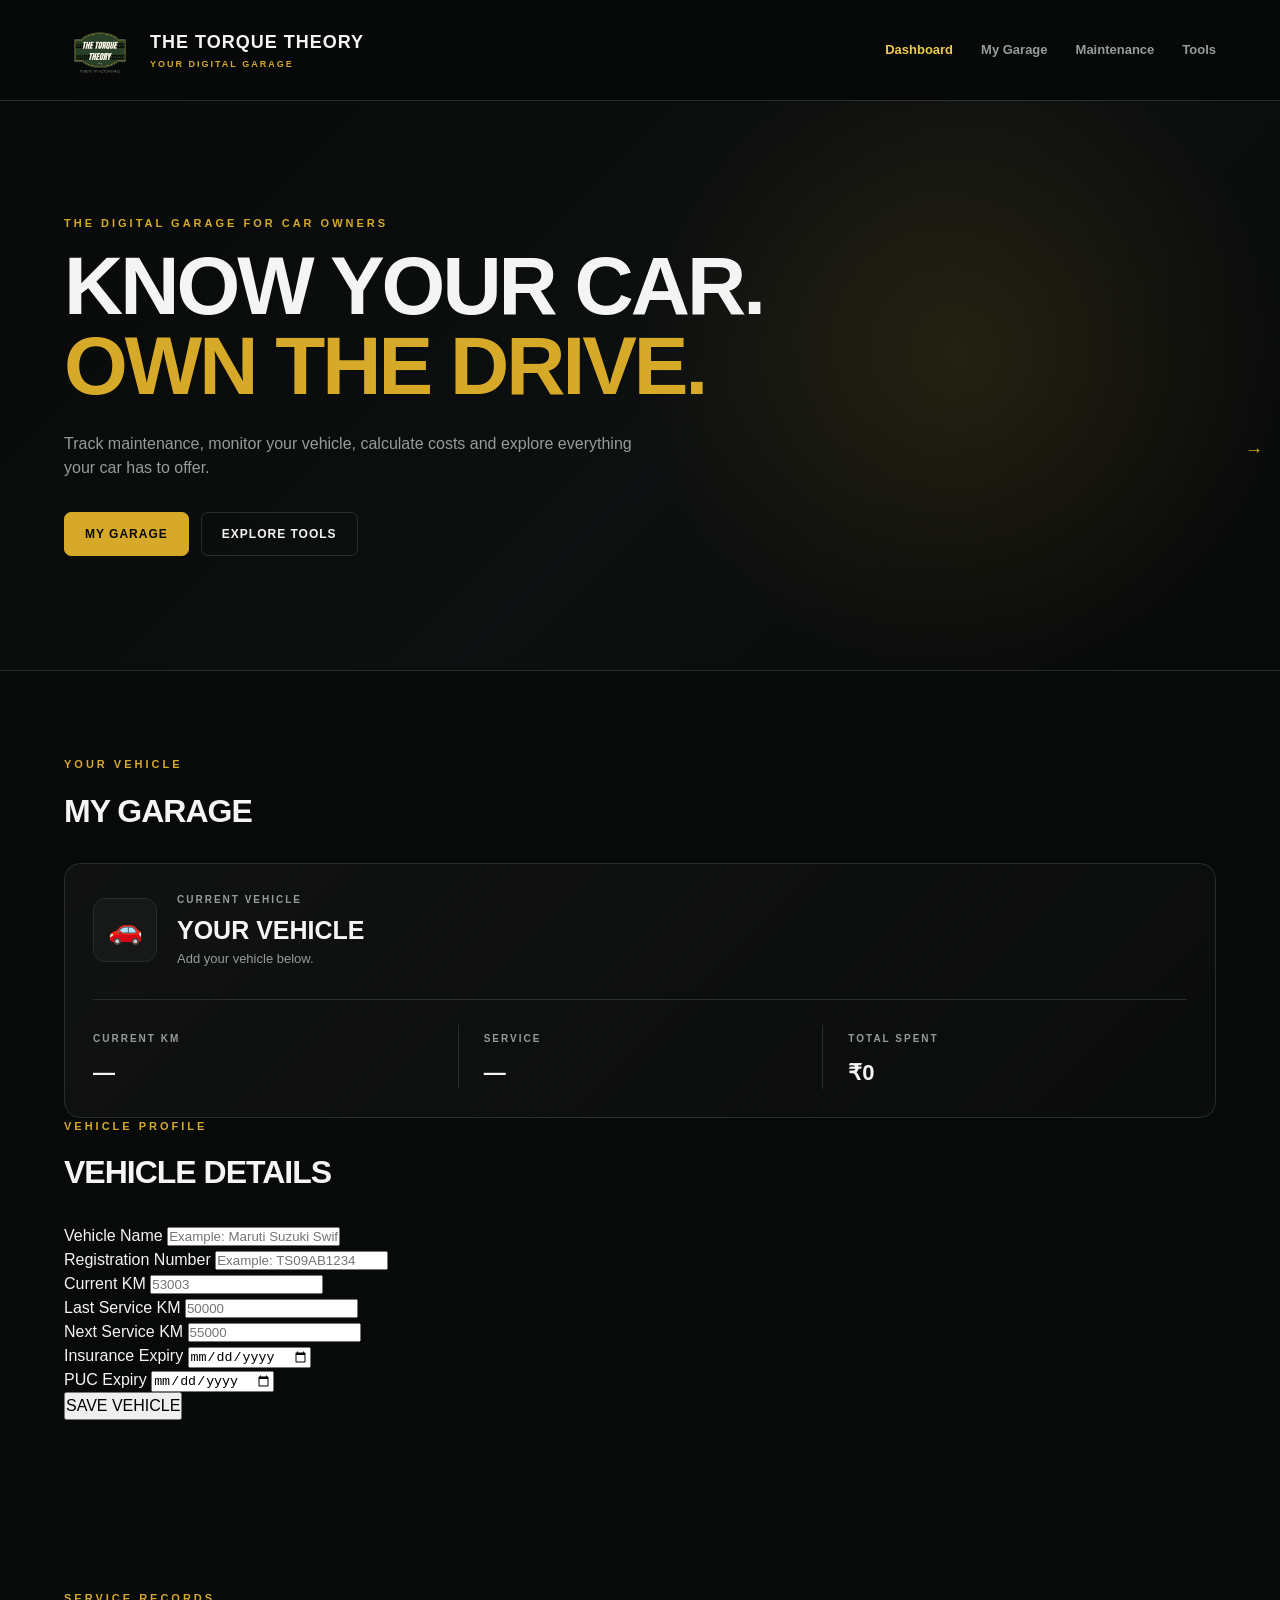
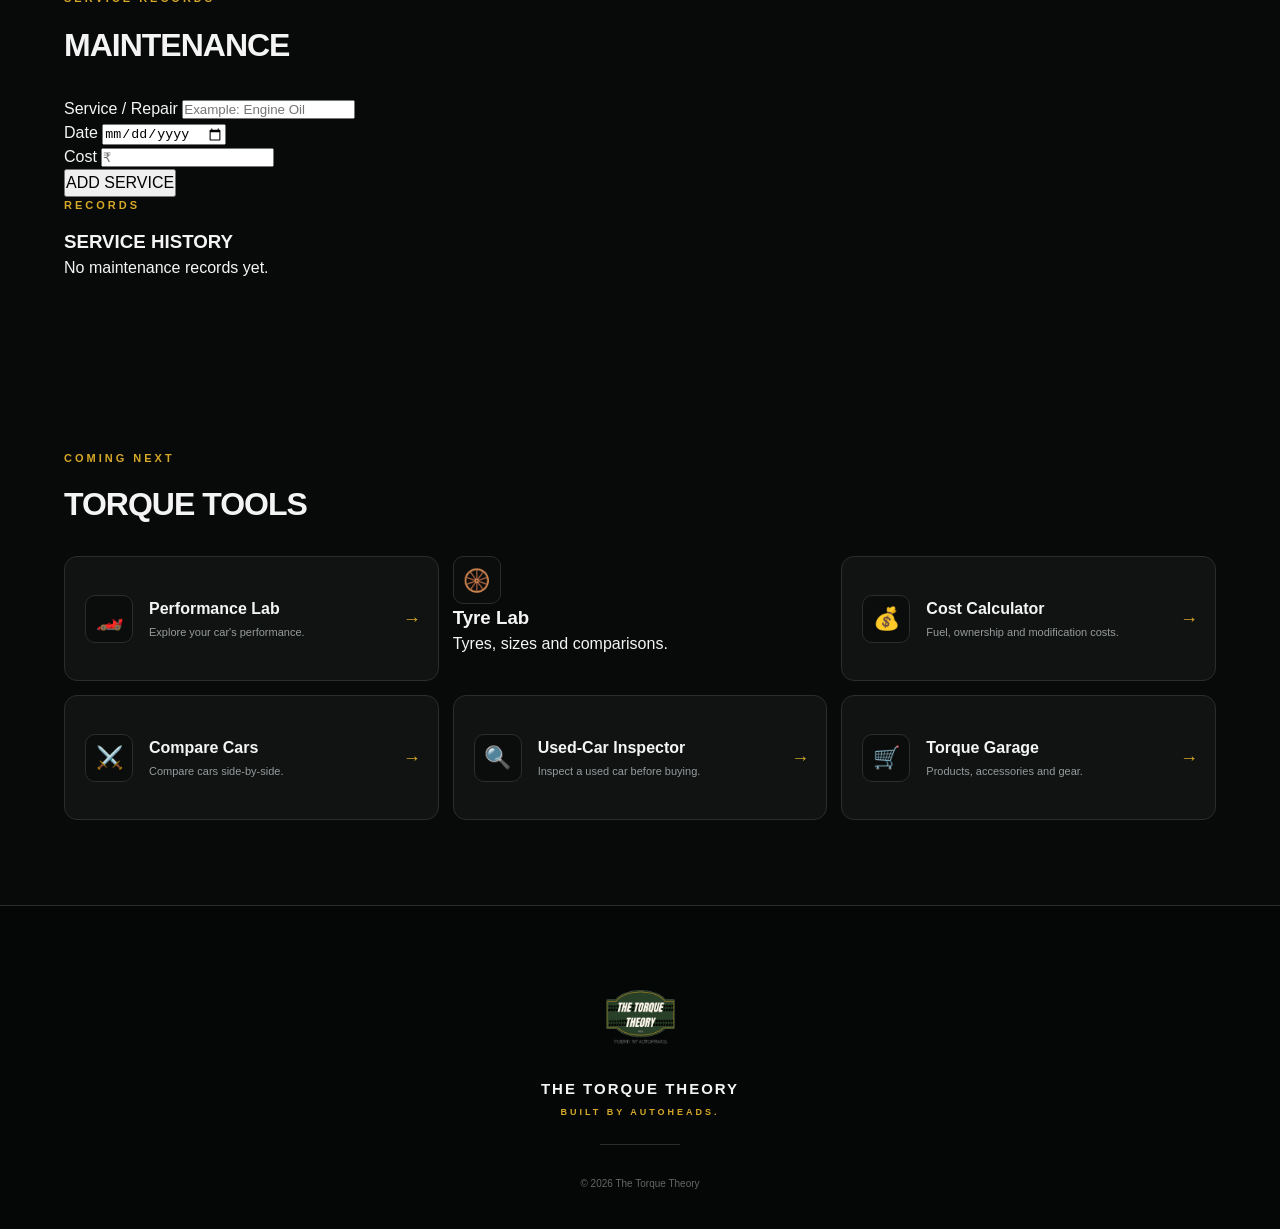
<file: index.html>
<!DOCTYPE html>
<html lang="en">
<head>
    <meta charset="UTF-8">
    <meta name="viewport" content="width=device-width, initial-scale=1.0">

    <title>THE TORQUE THEORY | Digital Garage</title>

    <link rel="stylesheet" href="style.css">
</head>

<body>

<header class="topbar">

    <div class="brand">
        <img src="torque-theory-logo.png" alt="Torque Theory Logo">

        <div>
            <h1>THE TORQUE THEORY</h1>
            <span>YOUR DIGITAL GARAGE</span>
        </div>
    </div>

    <button class="menu-btn" onclick="toggleMenu()">☰</button>

    <nav id="mainNav">
        <a href="#dashboard" class="active">Dashboard</a>
        <a href="#garage">My Garage</a>
        <a href="#maintenance">Maintenance</a>
        <a href="#tools">Tools</a>
    </nav>

</header>


<main>

<!-- ================= DASHBOARD ================= -->

<section id="dashboard" class="hero">

    <div class="hero-content">

        <p class="eyebrow">
            THE DIGITAL GARAGE FOR CAR OWNERS
        </p>

        <h2>
            KNOW YOUR CAR.<br>
            <span>OWN THE DRIVE.</span>
        </h2>

        <p class="hero-text">
            Track maintenance, monitor your vehicle,
            calculate costs and explore everything
            your car has to offer.
        </p>

        <div class="hero-buttons">

            <button onclick="scrollToSection('garage')">
                MY GARAGE
            </button>

            <button
                class="secondary-btn"
                onclick="scrollToSection('tools')">
                EXPLORE TOOLS
            </button>

        </div>

    </div>

</section>


<!-- ================= MY GARAGE ================= -->

<section id="garage" class="section">

    <div class="section-heading">

        <div>
            <p class="eyebrow">YOUR VEHICLE</p>
            <h2>MY GARAGE</h2>
        </div>

    </div>


    <!-- DASHBOARD VEHICLE CARD -->

    <div class="vehicle-card">

        <div class="vehicle-info">

            <div class="vehicle-icon">
                🚗
            </div>

            <div>

                <p class="label">
                    CURRENT VEHICLE
                </p>

                <h3 id="dashboardVehicleName">
                    YOUR VEHICLE
                </h3>

                <p id="dashboardRegistration">
                    Add your vehicle below.
                </p>

            </div>

        </div>


        <div class="vehicle-stats">

            <div class="stat">

                <span>CURRENT KM</span>

                <strong id="dashboardCurrentKm">
                    —
                </strong>

            </div>


            <div class="stat">

                <span>SERVICE</span>

                <strong id="dashboardServiceStatus">
                    —
                </strong>

            </div>


            <div class="stat">

                <span>TOTAL SPENT</span>

                <strong id="dashboardTotalSpent">
                    ₹0
                </strong>

            </div>

        </div>

    </div>


    <!-- VEHICLE FORM -->

    <div class="garage-form">

        <div class="section-heading">

            <div>
                <p class="eyebrow">
                    VEHICLE PROFILE
                </p>

                <h2>VEHICLE DETAILS</h2>
            </div>

        </div>


        <div class="form-grid">

            <div class="form-group">

                <label for="vehicleName">
                    Vehicle Name
                </label>

                <input
                    type="text"
                    id="vehicleName"
                    placeholder="Example: Maruti Suzuki Swift">

            </div>


            <div class="form-group">

                <label for="registration">
                    Registration Number
                </label>

                <input
                    type="text"
                    id="registration"
                    placeholder="Example: TS09AB1234">

            </div>


            <div class="form-group">

                <label for="vehicleCurrentKm">
                    Current KM
                </label>

                <input
                    type="number"
                    id="vehicleCurrentKm"
                    placeholder="53003">

            </div>


            <div class="form-group">

                <label for="lastService">
                    Last Service KM
                </label>

                <input
                    type="number"
                    id="lastService"
                    placeholder="50000">

            </div>


            <div class="form-group">

                <label for="nextService">
                    Next Service KM
                </label>

                <input
                    type="number"
                    id="nextService"
                    placeholder="55000">

            </div>


            <div class="form-group">

                <label for="insurance">
                    Insurance Expiry
                </label>

                <input
                    type="date"
                    id="insurance">

            </div>


            <div class="form-group">

                <label for="puc">
                    PUC Expiry
                </label>

                <input
                    type="date"
                    id="puc">

            </div>

        </div>


        <button
            class="save-btn"
            onclick="saveVehicle()">

            SAVE VEHICLE

        </button>

    </div>

</section>


<!-- ================= MAINTENANCE ================= -->

<section id="maintenance" class="section">

    <div class="section-heading">

        <div>
            <p class="eyebrow">
                SERVICE RECORDS
            </p>

            <h2>MAINTENANCE</h2>
        </div>

    </div>


    <div class="maintenance-form">

        <div class="form-grid">

            <div class="form-group">

                <label for="serviceType">
                    Service / Repair
                </label>

                <input
                    type="text"
                    id="serviceType"
                    placeholder="Example: Engine Oil">

            </div>


            <div class="form-group">

                <label for="serviceDate">
                    Date
                </label>

                <input
                    type="date"
                    id="serviceDate">

            </div>


            <div class="form-group">

                <label for="serviceCost">
                    Cost
                </label>

                <input
                    type="number"
                    id="serviceCost"
                    placeholder="₹">

            </div>

        </div>


        <button
            class="save-btn"
            onclick="addService()">

            ADD SERVICE

        </button>

    </div>


    <div class="history-section">

        <p class="eyebrow">
            RECORDS
        </p>

        <h3>SERVICE HISTORY</h3>

        <div id="history">

            <div class="empty">
                No maintenance records yet.
            </div>

        </div>

    </div>

</section>


<!-- ================= TOOLS ================= -->

<section id="tools" class="section">

    <div class="section-heading">

        <div>

            <p class="eyebrow">
                COMING NEXT
            </p>

            <h2>TORQUE TOOLS</h2>

        </div>

    </div>


    <div class="tools-grid">

       <a href="pages/calculators.html" class="tool-card">

            <div class="tool-icon">
                🏎️
            </div>

            <div>
                <h3>Performance Lab</h3>
                <p>Explore your car's performance.</p>
            </div>

            <span class="arrow">→</span>

        </a>


        <a href="#" class="tool-<a href="pages/used-car-inspector.html" class="tool-card">

            <div class="tool-icon">
                🛞
            </div>

            <div>
                <h3>Tyre Lab</h3>
                <p>Tyres, sizes and comparisons.</p>
            </div>

            <span class="arrow">→</span>

        </a>


        <a href="pages/fuel-economy.html" class="tool-card">

            <div class="tool-icon">
                💰
            </div>

            <div>
                <h3>Cost Calculator</h3>
                <p>Fuel, ownership and modification costs.</p>
            </div>

            <span class="arrow">→</span>

        </a>


<a href="pages/car-comparison.html" class="tool-card">
    
            <div class="tool-icon">
                ⚔️
            </div>

            <div>
                <h3>Compare Cars</h3>
                <p>Compare cars side-by-side.</p>
            </div>

            <span class="arrow">→</span>

        </a>


        <a href="#" class="tool-card">

            <div class="tool-icon">
                🔍
            </div>

            <div>
                <h3>Used-Car Inspector</h3>
                <p>Inspect a used car before buying.</p>
            </div>

            <span class="arrow">→</span>

        </a>


        <a href="pages/products.html" class="tool-card">

            <div class="tool-icon">
                🛒
            </div>

            <div>
                <h3>Torque Garage</h3>
                <p>Products, accessories and gear.</p>
            </div>

            <span class="arrow">→</span>

        </a>

    </div>

</section>


<!-- ================= FOOTER ================= -->

<footer>

    <img
        src="torque-theory-logo.png"
        alt="Torque Theory">

    <h3>
        THE TORQUE THEORY
    </h3>

    <p>
        BUILT BY AUTOHEADS.
    </p>

    <div class="footer-line"></div>

    <small>
        © 2026 The Torque Theory
    </small>

</footer>

</main>


<script src="script.js"></script>

</body>
</html>
</file>
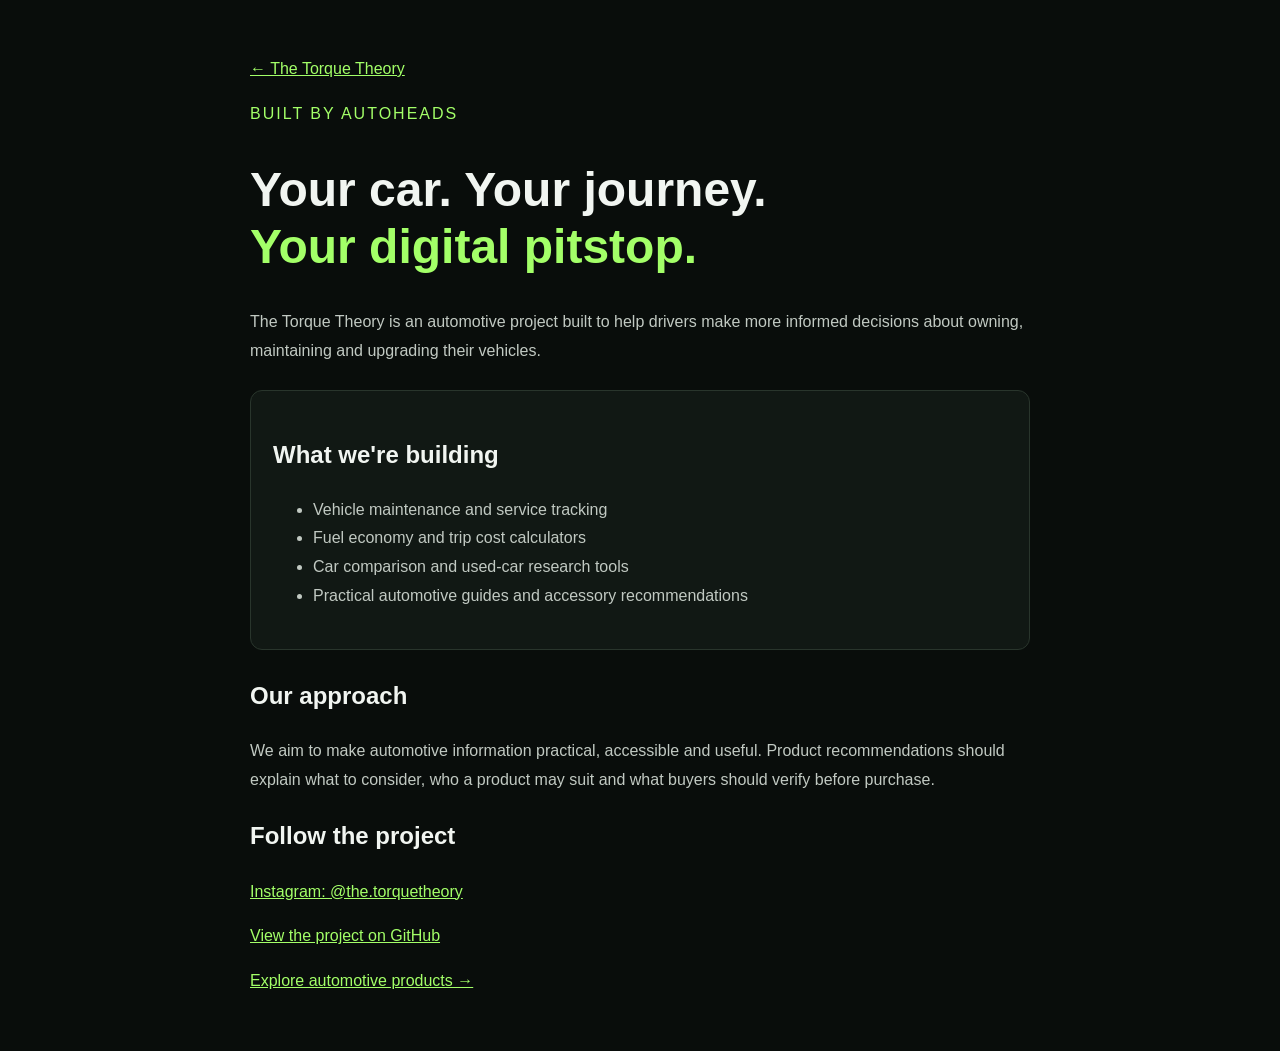
<file: pages/about.html>
<!DOCTYPE html>
<html lang="en">
<head>
  <meta charset="UTF-8">
  <meta name="viewport" content="width=device-width, initial-scale=1">
  <title>About | The Torque Theory</title>
  <meta name="description" content="Learn about The Torque Theory, an automotive platform for smarter car ownership.">
  <style>
    body{margin:0;background:#090d0b;color:#f1f5f1;font:16px/1.8 Arial,sans-serif}
    main{max-width:780px;width:90%;margin:55px auto}
    a{color:#a3ff68}
    h1{font-size:clamp(32px,6vw,48px);line-height:1.2}
    h1 span{color:#a3ff68}
    p,li{color:#c1c9c2}
    .panel{padding:22px;background:#111814;border:1px solid #29352c;border-radius:12px;margin:24px 0}
  </style>
</head>
<body>
<main>
  <p><a href="../index.html">← The Torque Theory</a></p>
  <p style="color:#a3ff68;letter-spacing:2px">BUILT BY AUTOHEADS</p>
  <h1>Your car. Your journey.<br><span>Your digital pitstop.</span></h1>

  <p>The Torque Theory is an automotive project built to help drivers make more informed decisions about owning, maintaining and upgrading their vehicles.</p>

  <div class="panel">
    <h2>What we're building</h2>
    <ul>
      <li>Vehicle maintenance and service tracking</li>
      <li>Fuel economy and trip cost calculators</li>
      <li>Car comparison and used-car research tools</li>
      <li>Practical automotive guides and accessory recommendations</li>
    </ul>
  </div>

  <h2>Our approach</h2>
  <p>We aim to make automotive information practical, accessible and useful. Product recommendations should explain what to consider, who a product may suit and what buyers should verify before purchase.</p>

  <h2>Follow the project</h2>
  <p><a href="https://www.instagram.com/the.torquetheory/">Instagram: @the.torquetheory</a></p>
  <p><a href="https://github.com/saquibrahman7/THE-TORQUE-THEORY">View the project on GitHub</a></p>

  <p><a href="products.html">Explore automotive products →</a></p>
</main>
</body>
</html>
</file>
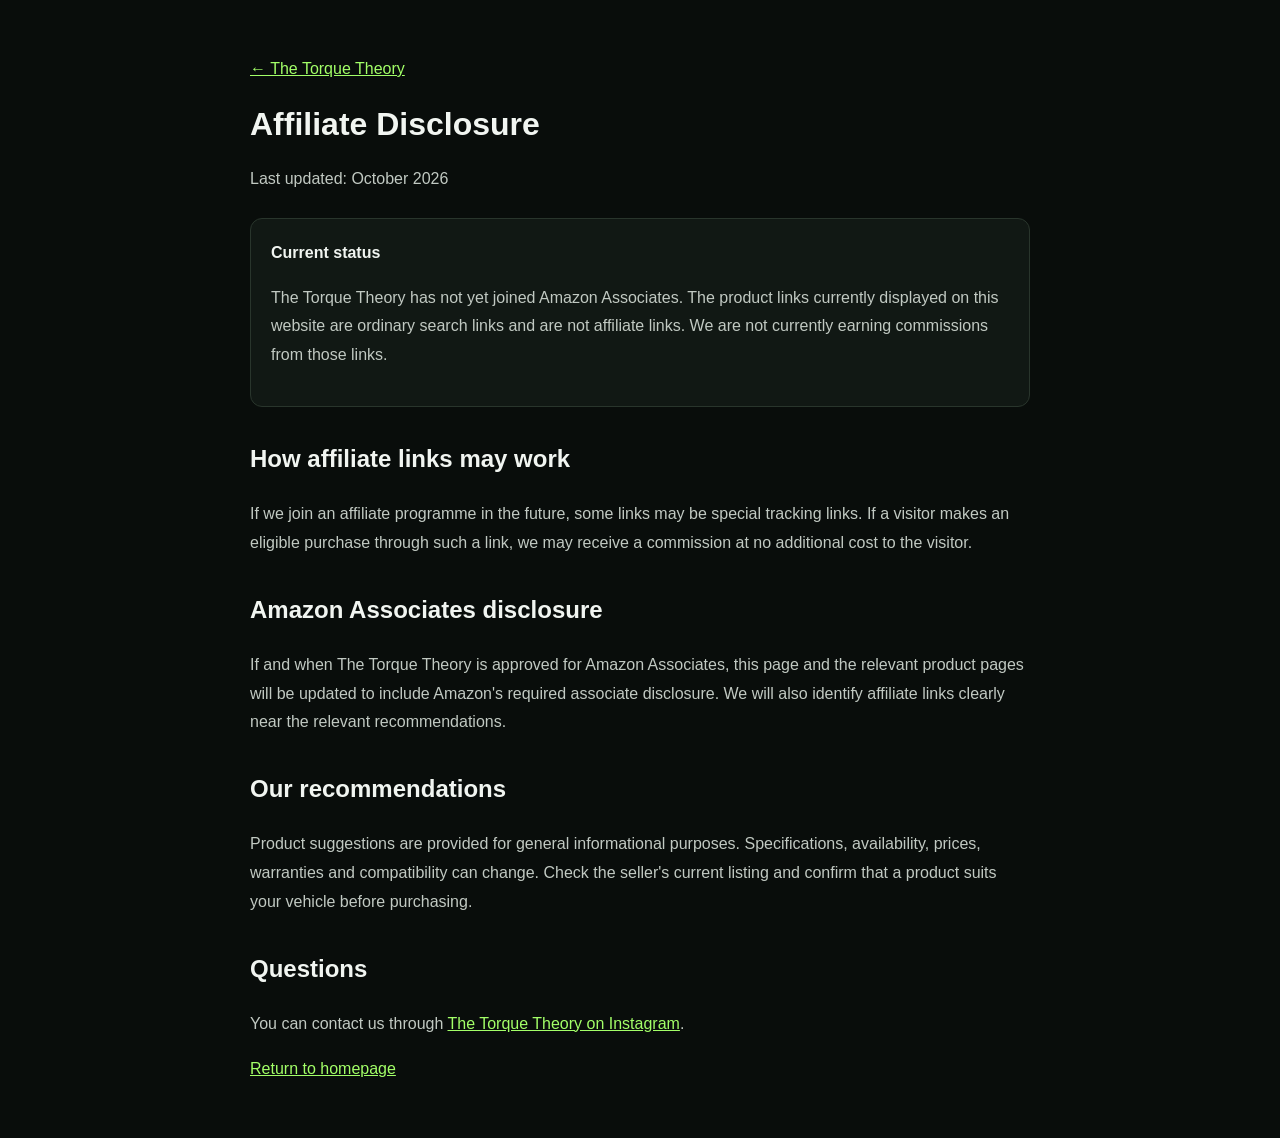
<file: pages/affiliate-disclosure.html>
<!DOCTYPE html>
<html lang="en">
<head>
  <meta charset="UTF-8">
  <meta name="viewport" content="width=device-width, initial-scale=1">
  <title>Affiliate Disclosure | The Torque Theory</title>
  <style>
    body{margin:0;background:#090d0b;color:#f1f5f1;font:16px/1.8 Arial,sans-serif}
    main{max-width:780px;width:90%;margin:55px auto}
    a{color:#a3ff68}
    h1{line-height:1.2}
    h2{margin-top:30px}
    p,li{color:#c1c9c2}
    .box{background:#111814;border:1px solid #29352c;border-radius:12px;padding:20px;margin:24px 0}
  </style>
</head>
<body>
<main>
  <p><a href="../index.html">← The Torque Theory</a></p>
  <h1>Affiliate Disclosure</h1>
  <p>Last updated: October 2026</p>

  <div class="box">
    <strong>Current status</strong>
    <p>The Torque Theory has not yet joined Amazon Associates. The product links currently displayed on this website are ordinary search links and are not affiliate links. We are not currently earning commissions from those links.</p>
  </div>

  <h2>How affiliate links may work</h2>
  <p>If we join an affiliate programme in the future, some links may be special tracking links. If a visitor makes an eligible purchase through such a link, we may receive a commission at no additional cost to the visitor.</p>

  <h2>Amazon Associates disclosure</h2>
  <p>If and when The Torque Theory is approved for Amazon Associates, this page and the relevant product pages will be updated to include Amazon's required associate disclosure. We will also identify affiliate links clearly near the relevant recommendations.</p>

  <h2>Our recommendations</h2>
  <p>Product suggestions are provided for general informational purposes. Specifications, availability, prices, warranties and compatibility can change. Check the seller's current listing and confirm that a product suits your vehicle before purchasing.</p>

  <h2>Questions</h2>
  <p>You can contact us through <a href="https://www.instagram.com/the.torquetheory/">The Torque Theory on Instagram</a>.</p>

  <p><a href="../index.html">Return to homepage</a></p>
</main>
</body>
</html>
</file>
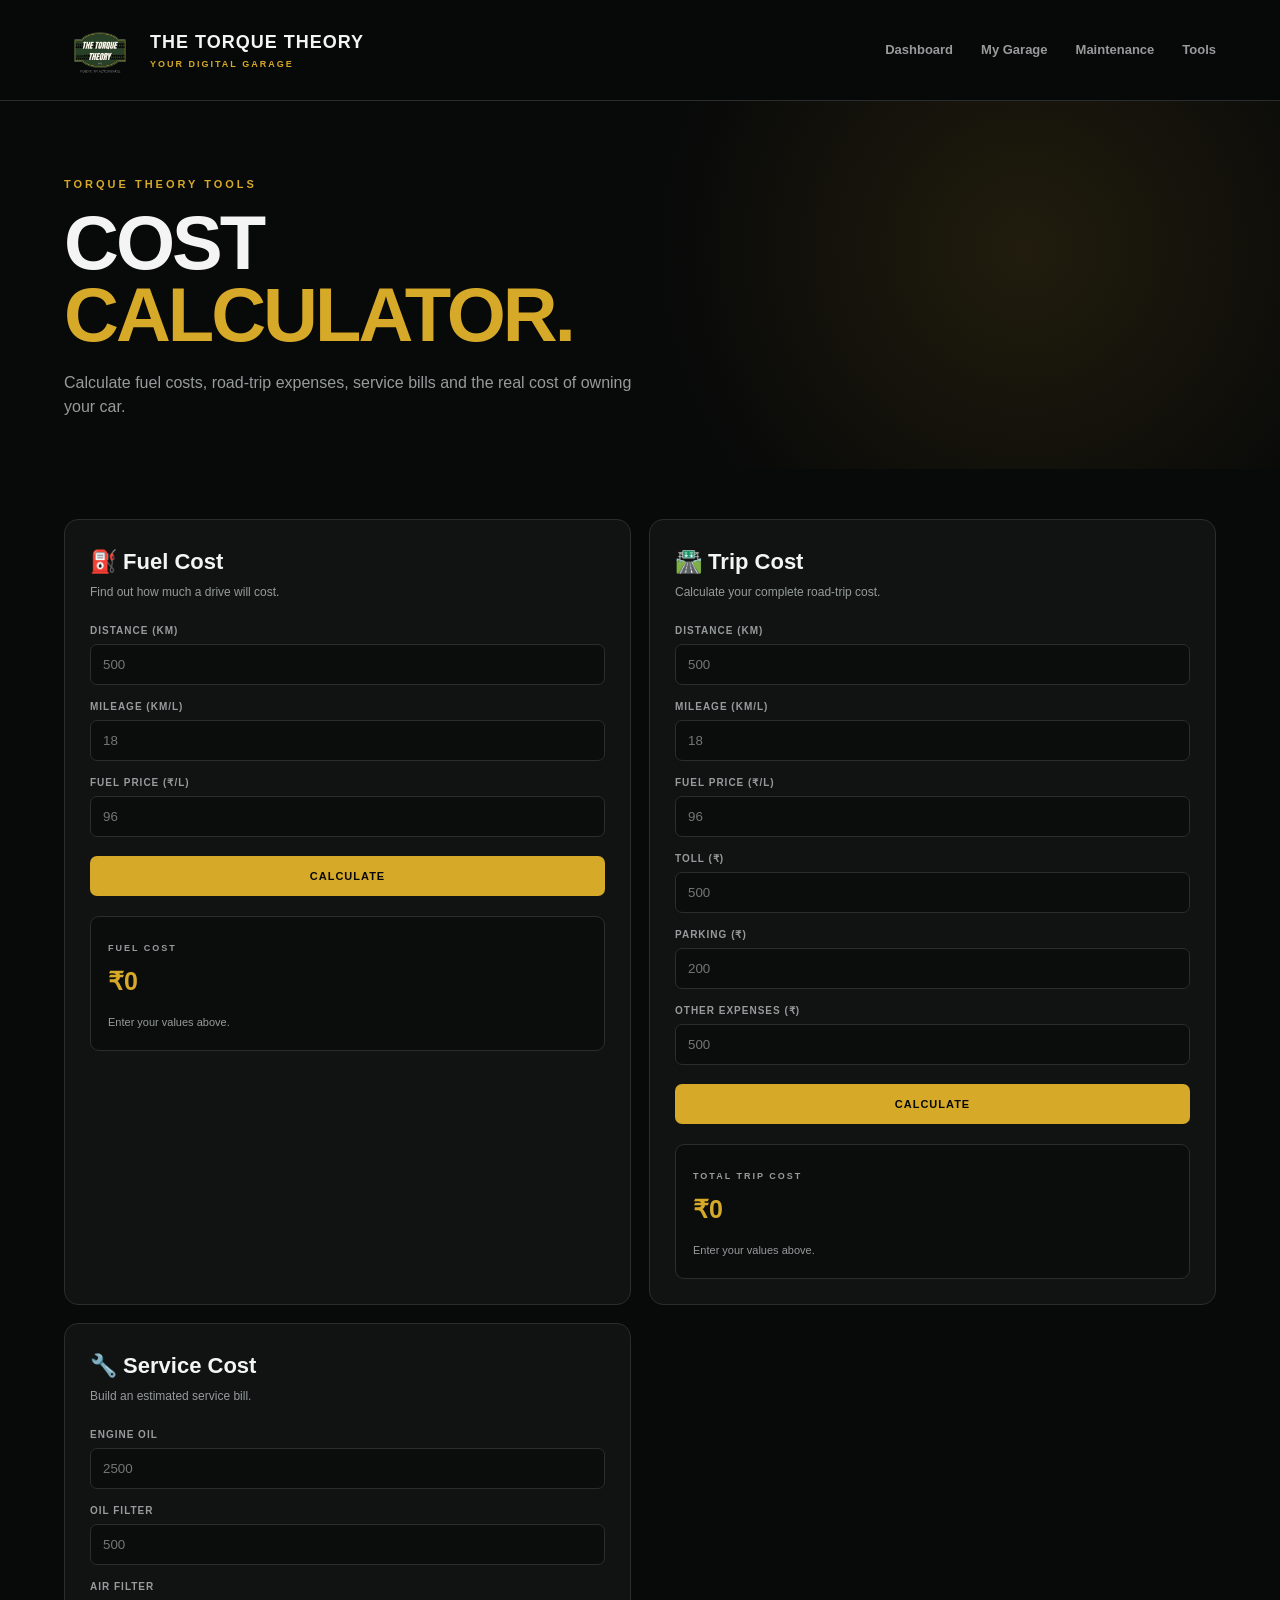
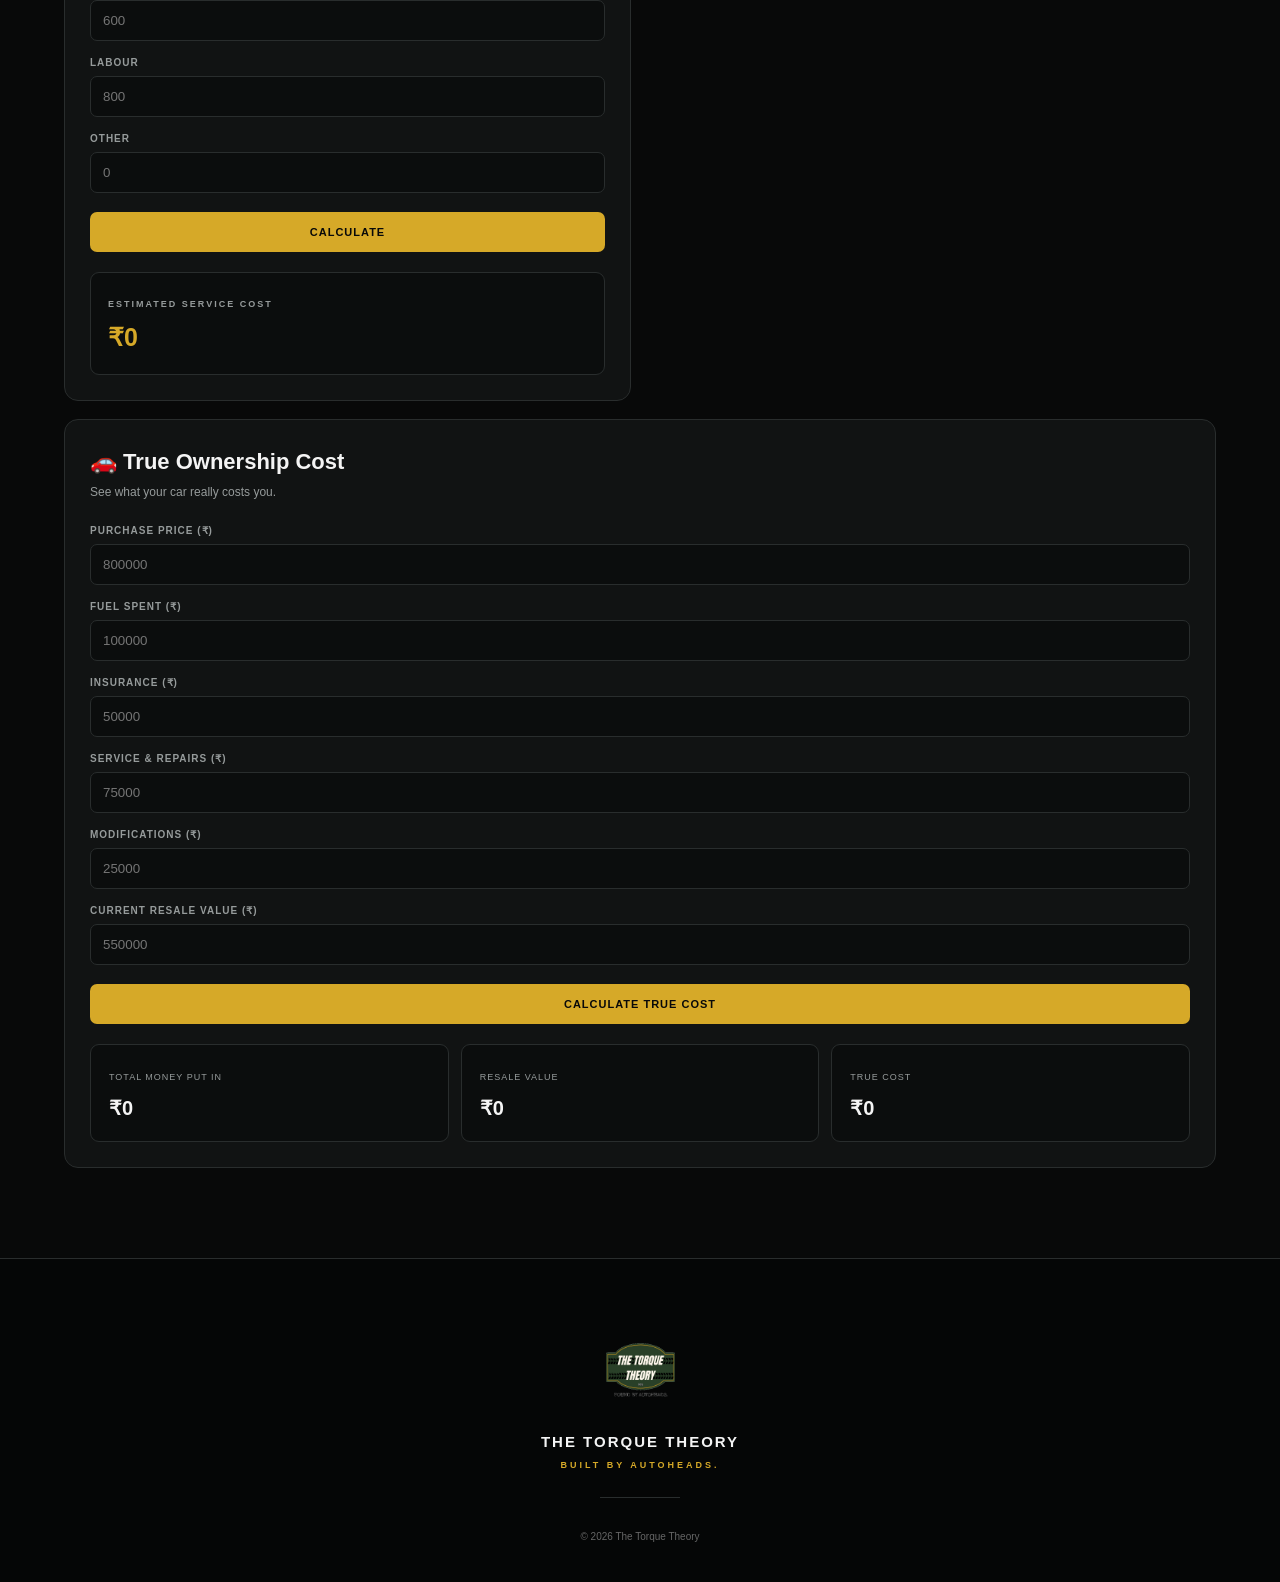
<file: pages/calculators.html>
<!DOCTYPE html>
<html lang="en">
<head>

    <meta charset="UTF-8">
    <meta name="viewport" content="width=device-width, initial-scale=1.0">

    <title>Cost Calculator | The Torque Theory</title>

    <link rel="stylesheet" href="../style.css">

    <style>

        .calculator-hero {
            padding: 75px 5% 50px;

            background:
                radial-gradient(
                    circle at 80% 40%,
                    rgba(214,169,40,.12),
                    transparent 35%
                );
        }

        .calculator-hero-inner {
            max-width: 1180px;
            margin: auto;
        }

        .calculator-hero h2 {
            font-size: clamp(42px, 7vw, 76px);
            line-height: .95;
            letter-spacing: -3px;
        }

        .calculator-hero h2 span {
            color: var(--accent);
        }

        .calculator-description {
            max-width: 600px;
            margin-top: 20px;
            color: var(--muted);
        }

        .calculator-content {
            width: min(1180px, 90%);
            margin: auto;
            padding: 50px 0 90px;
        }

        .calculator-grid {
            display: grid;
            grid-template-columns: repeat(2, 1fr);
            gap: 18px;
        }

        .calculator-card {
            background: var(--surface);
            border: 1px solid var(--border);
            border-radius: 14px;
            padding: 25px;
        }

        .calculator-card:hover {
            border-color: var(--accent);
        }

        .calculator-card h2 {
            font-size: 22px;
            margin-bottom: 5px;
        }

        .calculator-card > p {
            color: var(--muted);
            font-size: 12px;
            margin-bottom: 22px;
        }

        .calc-form {
            display: grid;
            gap: 14px;
        }

        .calc-group {
            display: grid;
            gap: 6px;
        }

        .calc-group label {
            color: var(--muted);
            font-size: 10px;
            font-weight: 700;
            letter-spacing: 1px;
        }

        .calc-group input {
            width: 100%;
            padding: 12px;

            background: #0b0d0d;
            border: 1px solid var(--border);
            border-radius: 7px;

            color: white;
            outline: none;
        }

        .calc-group input:focus {
            border-color: var(--accent);
        }

        .calc-button {
            margin-top: 5px;
            padding: 12px;

            border: 0;
            border-radius: 7px;

            background: var(--accent);
            color: #080909;

            font-size: 11px;
            font-weight: 800;
            letter-spacing: 1px;

            cursor: pointer;
        }

        .calc-result {
            margin-top: 20px;
            padding: 17px;

            background: #0b0d0d;
            border: 1px solid var(--border);
            border-radius: 9px;
        }

        .result-label {
            color: var(--muted);
            font-size: 9px;
            font-weight: 700;
            letter-spacing: 2px;
        }

        .result-value {
            display: block;
            margin-top: 5px;

            color: var(--accent);
            font-size: 25px;
            font-weight: 900;
        }

        .breakdown {
            margin-top: 12px;
            color: var(--muted);
            font-size: 11px;
            line-height: 1.8;
        }

        .ownership-card {
            grid-column: 1 / -1;
        }

        .ownership-result {
            display: grid;
            grid-template-columns: repeat(3, 1fr);
            gap: 12px;
            margin-top: 20px;
        }

        .ownership-stat {
            padding: 18px;

            background: #0b0d0d;
            border: 1px solid var(--border);
            border-radius: 9px;
        }

        .ownership-stat span {
            color: var(--muted);
            font-size: 9px;
            letter-spacing: 1px;
        }

        .ownership-stat strong {
            display: block;
            margin-top: 6px;
            font-size: 20px;
        }

        @media (max-width: 800px) {

            .calculator-grid {
                grid-template-columns: 1fr;
            }

            .ownership-card {
                grid-column: auto;
            }

            .ownership-result {
                grid-template-columns: 1fr;
            }

        }

    </style>

</head>


<body>


<!-- ================= HEADER ================= -->

<header class="topbar">

    <div class="brand">

        <img
            src="../torque-theory-logo.png"
            alt="Torque Theory">

        <div>

            <h1>THE TORQUE THEORY</h1>

            <span>YOUR DIGITAL GARAGE</span>

        </div>

    </div>


    <button
        class="menu-btn"
        onclick="toggleMenu()">

        ☰

    </button>


    <nav id="mainNav">

        <a href="../index.html">
            Dashboard
        </a>

        <a href="../index.html#garage">
            My Garage
        </a>

        <a href="../index.html#maintenance">
            Maintenance
        </a>

        <a href="../index.html#tools">
            Tools
        </a>

    </nav>

</header>


<!-- ================= HERO ================= -->

<section class="calculator-hero">

    <div class="calculator-hero-inner">

        <p class="eyebrow">
            TORQUE THEORY TOOLS
        </p>

        <h2>
            COST<br>
            <span>CALCULATOR.</span>
        </h2>

        <p class="calculator-description">
            Calculate fuel costs, road-trip expenses,
            service bills and the real cost of owning
            your car.
        </p>

    </div>

</section>


<!-- ================= CALCULATORS ================= -->

<main class="calculator-content">

    <div class="calculator-grid">


        <!-- ================= FUEL ================= -->

        <div class="calculator-card">

            <h2>⛽ Fuel Cost</h2>

            <p>
                Find out how much a drive will cost.
            </p>

            <div class="calc-form">

                <div class="calc-group">

                    <label>
                        DISTANCE (KM)
                    </label>

                    <input
                        type="number"
                        id="fuelDistance"
                        placeholder="500">

                </div>


                <div class="calc-group">

                    <label>
                        MILEAGE (KM/L)
                    </label>

                    <input
                        type="number"
                        id="fuelMileage"
                        placeholder="18">

                </div>


                <div class="calc-group">

                    <label>
                        FUEL PRICE (₹/L)
                    </label>

                    <input
                        type="number"
                        id="fuelPrice"
                        placeholder="96">

                </div>


                <button
                    class="calc-button"
                    onclick="calculateFuel()">

                    CALCULATE

                </button>

            </div>


            <div class="calc-result">

                <span class="result-label">
                    FUEL COST
                </span>

                <strong
                    class="result-value"
                    id="fuelResult">

                    ₹0

                </strong>

                <div
                    class="breakdown"
                    id="fuelBreakdown">

                    Enter your values above.

                </div>

            </div>

        </div>


        <!-- ================= TRIP ================= -->

        <div class="calculator-card">

            <h2>🛣️ Trip Cost</h2>

            <p>
                Calculate your complete road-trip cost.
            </p>

            <div class="calc-form">

                <div class="calc-group">

                    <label>
                        DISTANCE (KM)
                    </label>

                    <input
                        type="number"
                        id="tripDistance"
                        placeholder="500">

                </div>


                <div class="calc-group">

                    <label>
                        MILEAGE (KM/L)
                    </label>

                    <input
                        type="number"
                        id="tripMileage"
                        placeholder="18">

                </div>


                <div class="calc-group">

                    <label>
                        FUEL PRICE (₹/L)
                    </label>

                    <input
                        type="number"
                        id="tripFuelPrice"
                        placeholder="96">

                </div>


                <div class="calc-group">

                    <label>
                        TOLL (₹)
                    </label>

                    <input
                        type="number"
                        id="tripToll"
                        placeholder="500">

                </div>


                <div class="calc-group">

                    <label>
                        PARKING (₹)
                    </label>

                    <input
                        type="number"
                        id="tripParking"
                        placeholder="200">

                </div>


                <div class="calc-group">

                    <label>
                        OTHER EXPENSES (₹)
                    </label>

                    <input
                        type="number"
                        id="tripOther"
                        placeholder="500">

                </div>


                <button
                    class="calc-button"
                    onclick="calculateTrip()">

                    CALCULATE

                </button>

            </div>


            <div class="calc-result">

                <span class="result-label">
                    TOTAL TRIP COST
                </span>

                <strong
                    class="result-value"
                    id="tripResult">

                    ₹0

                </strong>

                <div
                    class="breakdown"
                    id="tripBreakdown">

                    Enter your values above.

                </div>

            </div>

        </div>


        <!-- ================= SERVICE ================= -->

        <div class="calculator-card">

            <h2>🔧 Service Cost</h2>

            <p>
                Build an estimated service bill.
            </p>

            <div class="calc-form">

                <div class="calc-group">

                    <label>
                        ENGINE OIL
                    </label>

                    <input
                        type="number"
                        id="oilCost"
                        placeholder="2500">

                </div>


                <div class="calc-group">

                    <label>
                        OIL FILTER
                    </label>

                    <input
                        type="number"
                        id="oilFilter"
                        placeholder="500">

                </div>


                <div class="calc-group">

                    <label>
                        AIR FILTER
                    </label>

                    <input
                        type="number"
                        id="airFilter"
                        placeholder="600">

                </div>


                <div class="calc-group">

                    <label>
                        LABOUR
                    </label>

                    <input
                        type="number"
                        id="labourCost"
                        placeholder="800">

                </div>


                <div class="calc-group">

                    <label>
                        OTHER
                    </label>

                    <input
                        type="number"
                        id="otherService"
                        placeholder="0">

                </div>


                <button
                    class="calc-button"
                    onclick="calculateService()">

                    CALCULATE

                </button>

            </div>


            <div class="calc-result">

                <span class="result-label">
                    ESTIMATED SERVICE COST
                </span>

                <strong
                    class="result-value"
                    id="serviceResult">

                    ₹0

                </strong>

            </div>

        </div>


        <!-- ================= OWNERSHIP ================= -->

        <div class="calculator-card ownership-card">

            <h2>🚗 True Ownership Cost</h2>

            <p>
                See what your car really costs you.
            </p>

            <div class="calc-form">

                <div class="calc-group">

                    <label>
                        PURCHASE PRICE (₹)
                    </label>

                    <input
                        type="number"
                        id="purchasePrice"
                        placeholder="800000">

                </div>


                <div class="calc-group">

                    <label>
                        FUEL SPENT (₹)
                    </label>

                    <input
                        type="number"
                        id="ownershipFuel"
                        placeholder="100000">

                </div>


                <div class="calc-group">

                    <label>
                        INSURANCE (₹)
                    </label>

                    <input
                        type="number"
                        id="ownershipInsurance"
                        placeholder="50000">

                </div>


                <div class="calc-group">

                    <label>
                        SERVICE & REPAIRS (₹)
                    </label>

                    <input
                        type="number"
                        id="ownershipService"
                        placeholder="75000">

                </div>


                <div class="calc-group">

                    <label>
                        MODIFICATIONS (₹)
                    </label>

                    <input
                        type="number"
                        id="ownershipMods"
                        placeholder="25000">

                </div>


                <div class="calc-group">

                    <label>
                        CURRENT RESALE VALUE (₹)
                    </label>

                    <input
                        type="number"
                        id="resaleValue"
                        placeholder="550000">

                </div>


                <button
                    class="calc-button"
                    onclick="calculateOwnership()">

                    CALCULATE TRUE COST

                </button>

            </div>


            <div
                class="ownership-result"
                id="ownershipResult">

                <div class="ownership-stat">

                    <span>
                        TOTAL MONEY PUT IN
                    </span>

                    <strong>
                        ₹0
                    </strong>

                </div>


                <div class="ownership-stat">

                    <span>
                        RESALE VALUE
                    </span>

                    <strong>
                        ₹0
                    </strong>

                </div>


                <div class="ownership-stat">

                    <span>
                        TRUE COST
                    </span>

                    <strong>
                        ₹0
                    </strong>

                </div>

            </div>

        </div>

    </div>

</main>


<!-- ================= FOOTER ================= -->

<footer>

    <img
        src="../torque-theory-logo.png"
        alt="Torque Theory">

    <h3>
        THE TORQUE THEORY
    </h3>

    <p>
        BUILT BY AUTOHEADS.
    </p>

    <div class="footer-line"></div>

    <small>
        © 2026 The Torque Theory
    </small>

</footer>


<!-- ================= JAVASCRIPT ================= -->

<script>

function toggleMenu() {

    document
        .getElementById("mainNav")
        .classList.toggle("show");

}


/* ================= FUEL ================= */

function calculateFuel() {

    const distance =
        Number(document.getElementById("fuelDistance").value);

    const mileage =
        Number(document.getElementById("fuelMileage").value);

    const price =
        Number(document.getElementById("fuelPrice").value);


    if (!distance || !mileage || !price) {

        alert("Enter all fuel details.");

        return;
    }


    const litres =
        distance / mileage;

    const cost =
        litres * price;


    document.getElementById(
        "fuelResult"
    ).textContent =
        "₹" + cost.toLocaleString("en-IN", {
            maximumFractionDigits: 0
        });


    document.getElementById(
        "fuelBreakdown"
    ).textContent =

        "Fuel required: " +
        litres.toFixed(1) +
        " L";


}


/* ================= TRIP ================= */

function calculateTrip() {

    const distance =
        Number(document.getElementById("tripDistance").value);

    const mileage =
        Number(document.getElementById("tripMileage").value);

    const fuelPrice =
        Number(document.getElementById("tripFuelPrice").value);

    const toll =
        Number(document.getElementById("tripToll").value) || 0;

    const parking =
        Number(document.getElementById("tripParking").value) || 0;

    const other =
        Number(document.getElementById("tripOther").value) || 0;


    if (!distance || !mileage || !fuelPrice) {

        alert("Enter distance, mileage and fuel price.");

        return;
    }


    const fuel =
        (distance / mileage) * fuelPrice;


    const total =
        fuel +
        toll +
        parking +
        other;


    document.getElementById(
        "tripResult"
    ).textContent =
        "₹" +
        total.toLocaleString("en-IN", {
            maximumFractionDigits: 0
        });


    document.getElementById(
        "tripBreakdown"
    ).textContent =

        "Fuel: ₹" +
        fuel.toLocaleString("en-IN", {
            maximumFractionDigits: 0
        }) +

        " | Toll: ₹" +
        toll.toLocaleString("en-IN") +

        " | Parking: ₹" +
        parking.toLocaleString("en-IN") +

        " | Other: ₹" +
        other.toLocaleString("en-IN");

}


/* ================= SERVICE ================= */

function calculateService() {

    const oil =
        Number(document.getElementById("oilCost").value) || 0;

    const oilFilter =
        Number(document.getElementById("oilFilter").value) || 0;

    const airFilter =
        Number(document.getElementById("airFilter").value) || 0;

    const labour =
        Number(document.getElementById("labourCost").value) || 0;

    const other =
        Number(document.getElementById("otherService").value) || 0;


    const total =
        oil +
        oilFilter +
        airFilter +
        labour +
        other;


    document.getElementById(
        "serviceResult"
    ).textContent =
        "₹" +
        total.toLocaleString("en-IN");

}


/* ================= OWNERSHIP ================= */

function calculateOwnership() {

    const purchase =
        Number(document.getElementById("purchasePrice").value) || 0;

    const fuel =
        Number(document.getElementById("ownershipFuel").value) || 0;

    const insurance =
        Number(document.getElementById("ownershipInsurance").value) || 0;

    const service =
        Number(document.getElementById("ownershipService").value) || 0;

    const mods =
        Number(document.getElementById("ownershipMods").value) || 0;

    const resale =
        Number(document.getElementById("resaleValue").value) || 0;


    const invested =
        purchase +
        fuel +
        insurance +
        service +
        mods;


    const trueCost =
        invested - resale;


    document.getElementById(
        "ownershipResult"
    ).innerHTML = `

        <div class="ownership-stat">

            <span>
                TOTAL MONEY PUT IN
            </span>

            <strong>
                ₹${invested.toLocaleString("en-IN")}
            </strong>

        </div>


        <div class="ownership-stat">

            <span>
                RESALE VALUE
            </span>

            <strong>
                ₹${resale.toLocaleString("en-IN")}
            </strong>

        </div>


        <div class="ownership-stat">

            <span>
                TRUE COST
            </span>

            <strong>
                ₹${trueCost.toLocaleString("en-IN")}
            </strong>

        </div>

    `;

}

</script>


</body>
</html>
</file>
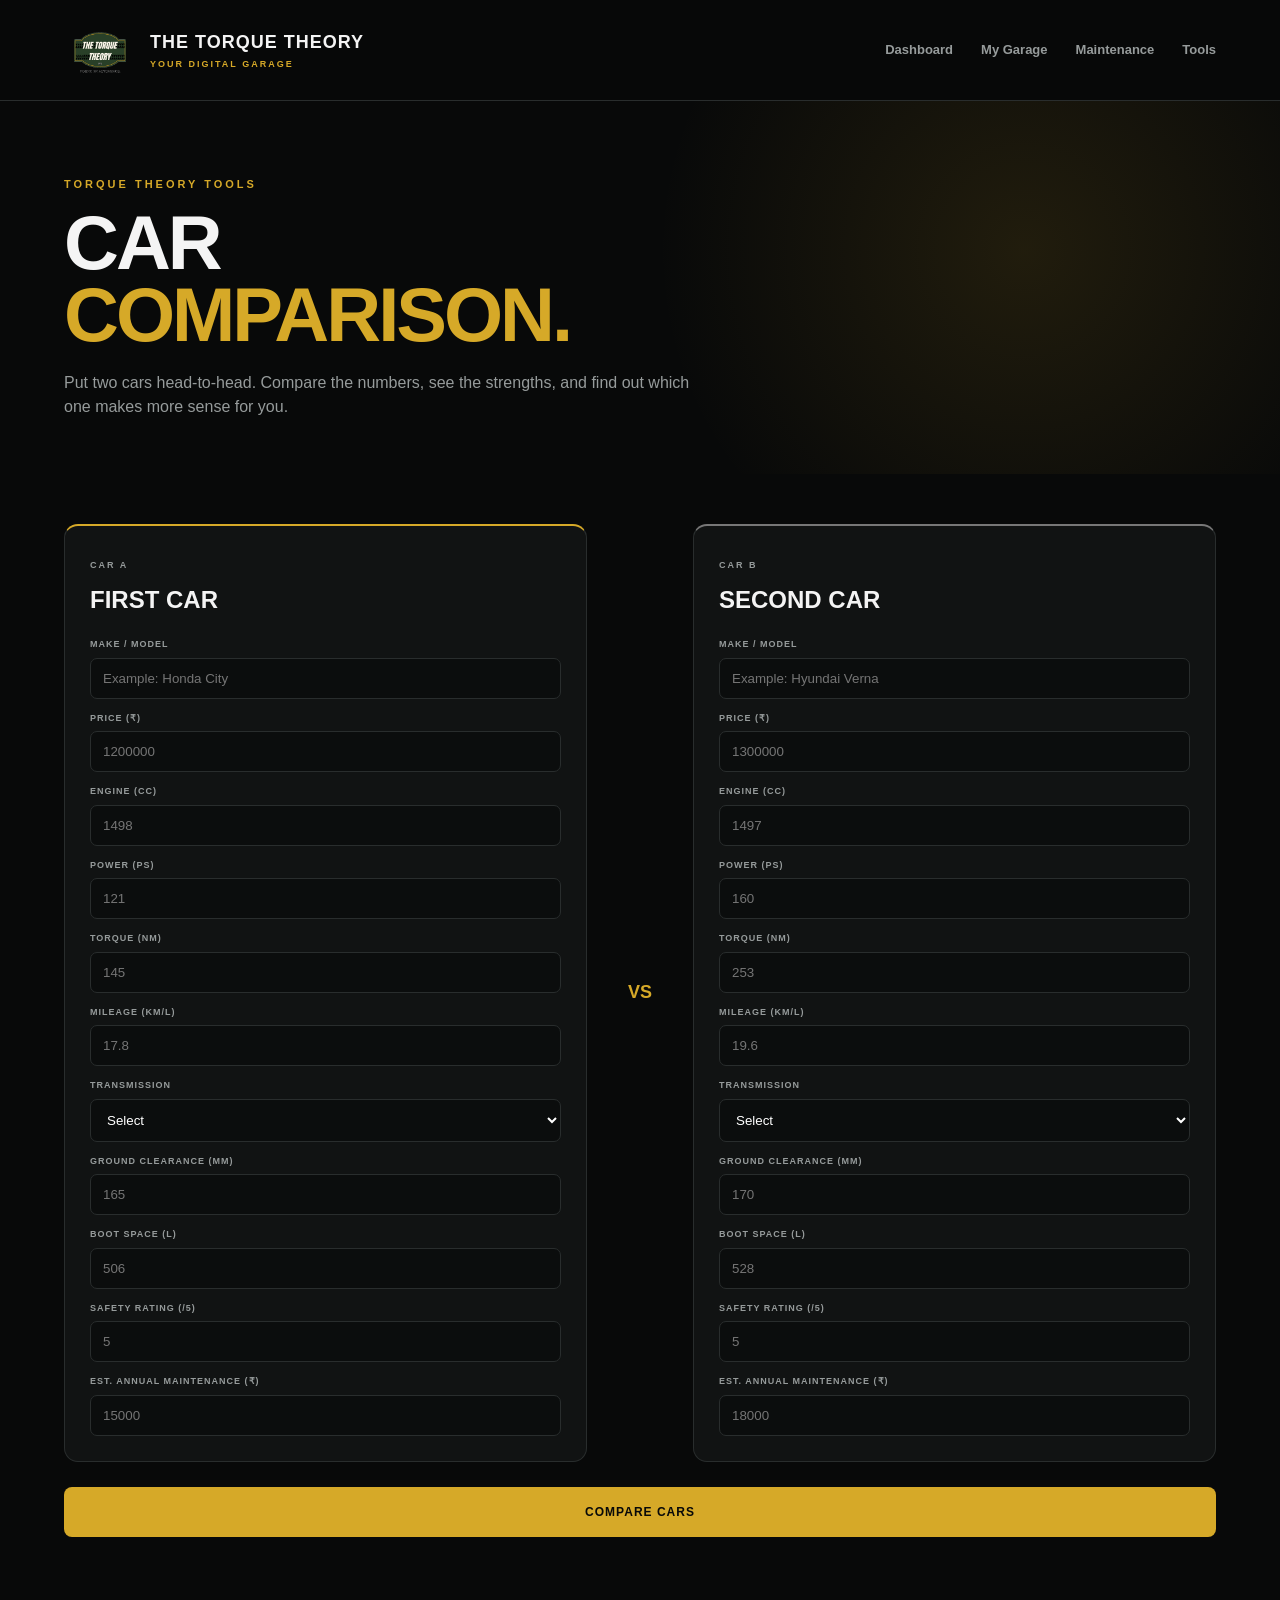
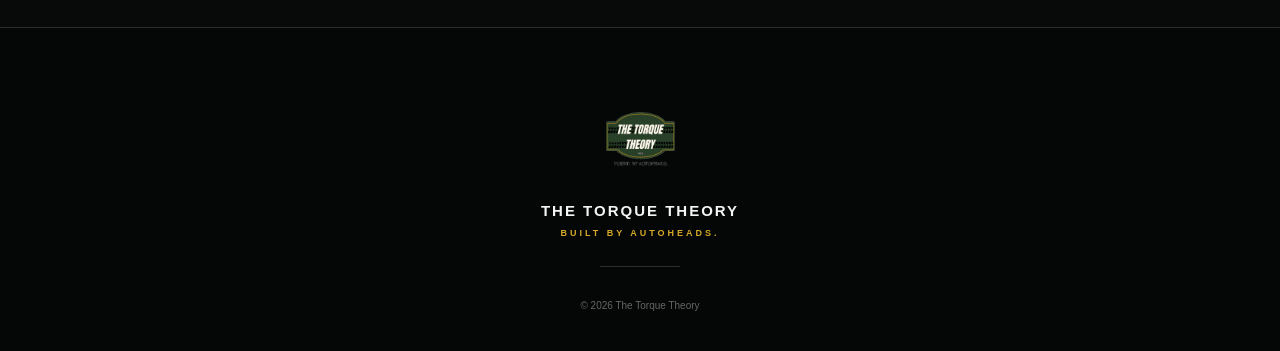
<file: pages/car-comparison.html>
<!DOCTYPE html>
<html lang="en">

<head>

    <meta charset="UTF-8">
    <meta name="viewport" content="width=device-width, initial-scale=1.0">

    <title>Car Comparison | The Torque Theory</title>

    <link rel="stylesheet" href="../style.css">

    <style>

        /* =========================
           PAGE
        ========================= */

        .comparison-hero {
            padding: 75px 5% 55px;

            background:
                radial-gradient(
                    circle at 80% 40%,
                    rgba(214,169,40,.12),
                    transparent 35%
                );
        }

        .comparison-hero-inner {
            max-width: 1180px;
            margin: auto;
        }

        .comparison-hero h2 {
            font-size: clamp(42px, 7vw, 76px);
            line-height: .95;
            letter-spacing: -3px;
        }

        .comparison-hero h2 span {
            color: var(--accent);
        }

        .hero-description {
            max-width: 650px;
            margin-top: 20px;
            color: var(--muted);
        }

        .comparison-content {
            width: min(1180px, 90%);
            margin: auto;
            padding: 50px 0 90px;
        }


        /* =========================
           CAR INPUTS
           ========================= */

        .cars-grid {
            display: grid;
            grid-template-columns: 1fr 70px 1fr;
            gap: 18px;
            align-items: stretch;
            margin-bottom: 25px;
        }

        .car-card {
            padding: 25px;

            background: var(--surface);
            border: 1px solid var(--border);
            border-radius: 14px;
        }

        .car-card.car-a {
            border-top: 2px solid var(--accent);
        }

        .car-card.car-b {
            border-top: 2px solid #777;
        }

        .car-label {
            display: inline-block;

            margin-bottom: 10px;

            font-size: 9px;
            font-weight: 900;
            letter-spacing: 2px;

            color: var(--muted);
        }

        .car-card h2 {
            margin-bottom: 20px;
            font-size: 24px;
        }

        .vs-box {
            display: flex;
            align-items: center;
            justify-content: center;

            font-size: 18px;
            font-weight: 900;

            color: var(--accent);
        }

        .input-grid {
            display: grid;
            gap: 13px;
        }

        .field {
            display: grid;
            gap: 6px;
        }

        .field label {
            color: var(--muted);
            font-size: 9px;
            font-weight: 800;
            letter-spacing: 1px;
        }

        .field input,
        .field select {
            width: 100%;
            padding: 12px;

            background: #0b0d0d;
            border: 1px solid var(--border);
            border-radius: 7px;

            color: white;
            outline: none;
        }

        .field input:focus,
        .field select:focus {
            border-color: var(--accent);
        }


        /* =========================
           COMPARE BUTTON
           ========================= */

        .compare-button {
            width: 100%;
            padding: 16px;

            border: 0;
            border-radius: 8px;

            background: var(--accent);
            color: #080909;

            font-size: 12px;
            font-weight: 900;
            letter-spacing: 1px;

            cursor: pointer;
        }

        .compare-button:hover {
            opacity: .9;
        }


        /* =========================
           RESULT
           ========================= */

        .result {
            display: none;
            margin-top: 30px;
        }

        .result.show {
            display: block;
        }

        .result-header {
            text-align: center;

            padding: 35px 25px;

            background: var(--surface);
            border: 1px solid var(--border);
            border-radius: 14px;
        }

        .result-header h2 {
            font-size: 30px;
        }

        .result-header p {
            margin-top: 8px;
            color: var(--muted);
            font-size: 12px;
        }

        .winner {
            margin-top: 18px;

            color: var(--accent);

            font-size: 32px;
            font-weight: 900;
        }


        /* =========================
           SCORE
           ========================= */

        .score-grid {
            display: grid;
            grid-template-columns: 1fr 1fr;
            gap: 18px;
            margin-top: 18px;
        }

        .score-card {
            padding: 25px;

            background: var(--surface);
            border: 1px solid var(--border);
            border-radius: 14px;

            text-align: center;
        }

        .score-card h3 {
            font-size: 13px;
            letter-spacing: 1px;
        }

        .score-number {
            margin-top: 10px;

            font-size: 50px;
            font-weight: 900;

            color: var(--accent);
        }

        .score-label {
            color: var(--muted);
            font-size: 9px;
            letter-spacing: 2px;
        }


        /* =========================
           COMPARISON TABLE
           ========================= */

        .comparison-table-wrapper {
            margin-top: 18px;

            overflow-x: auto;

            background: var(--surface);
            border: 1px solid var(--border);
            border-radius: 14px;
        }

        .comparison-table {
            width: 100%;
            min-width: 650px;

            border-collapse: collapse;
        }

        .comparison-table th,
        .comparison-table td {
            padding: 16px;

            border-bottom: 1px solid var(--border);

            text-align: center;
            font-size: 12px;
        }

        .comparison-table th {
            color: var(--muted);
            font-size: 9px;
            letter-spacing: 1px;
        }

        .comparison-table td:first-child {
            color: var(--muted);
            font-weight: 700;
        }

        .winner-cell {
            color: var(--accent) !important;
            font-weight: 900;
        }

        .tie-cell {
            color: white !important;
            font-weight: 800;
        }


        /* =========================
           VERDICT
           ========================= */

        .verdict-card {
            margin-top: 18px;

            padding: 25px;

            background: var(--surface);
            border: 1px solid var(--border);
            border-radius: 14px;
        }

        .verdict-card h3 {
            margin-bottom: 12px;
            font-size: 16px;
        }

        .verdict-text {
            color: var(--muted);
            font-size: 13px;
            line-height: 1.7;
        }

        .reset-button {
            width: 100%;
            margin-top: 12px;
            padding: 12px;

            background: transparent;

            border: 1px solid var(--border);
            border-radius: 7px;

            color: var(--muted);

            cursor: pointer;
        }

        .reset-button:hover {
            border-color: var(--accent);
            color: white;
        }


        /* =========================
           MOBILE
           ========================= */

        @media (max-width: 800px) {

            .cars-grid {
                grid-template-columns: 1fr;
            }

            .vs-box {
                height: 35px;
            }

            .score-grid {
                grid-template-columns: 1fr;
            }

        }

    </style>

</head>


<body>


<!-- ================= HEADER ================= -->

<header class="topbar">

    <div class="brand">

        <img
            src="../torque-theory-logo.png"
            alt="Torque Theory">

        <div>

            <h1>THE TORQUE THEORY</h1>

            <span>YOUR DIGITAL GARAGE</span>

        </div>

    </div>


    <button
        class="menu-btn"
        onclick="toggleMenu()">

        ☰

    </button>


    <nav id="mainNav">

        <a href="../index.html">
            Dashboard
        </a>

        <a href="../index.html#garage">
            My Garage
        </a>

        <a href="../index.html#maintenance">
            Maintenance
        </a>

        <a href="../index.html#tools">
            Tools
        </a>

    </nav>

</header>


<!-- ================= HERO ================= -->

<section class="comparison-hero">

    <div class="comparison-hero-inner">

        <p class="eyebrow">
            TORQUE THEORY TOOLS
        </p>

        <h2>
            CAR<br>
            <span>COMPARISON.</span>
        </h2>

        <p class="hero-description">
            Put two cars head-to-head. Compare the numbers,
            see the strengths, and find out which one makes
            more sense for you.
        </p>

    </div>

</section>


<!-- ================= CONTENT ================= -->

<main class="comparison-content">


    <!-- ================= CAR INPUTS ================= -->

    <div class="cars-grid">


        <!-- CAR A -->

        <div class="car-card car-a">

            <span class="car-label">
                CAR A
            </span>

            <h2>
                FIRST CAR
            </h2>


            <div class="input-grid">


                <div class="field">

                    <label>
                        MAKE / MODEL
                    </label>

                    <input
                        type="text"
                        id="carAName"
                        placeholder="Example: Honda City">

                </div>


                <div class="field">

                    <label>
                        PRICE (₹)
                    </label>

                    <input
                        type="number"
                        id="carAPrice"
                        placeholder="1200000">

                </div>


                <div class="field">

                    <label>
                        ENGINE (CC)
                    </label>

                    <input
                        type="number"
                        id="carAEngine"
                        placeholder="1498">

                </div>


                <div class="field">

                    <label>
                        POWER (PS)
                    </label>

                    <input
                        type="number"
                        id="carAPower"
                        placeholder="121">

                </div>


                <div class="field">

                    <label>
                        TORQUE (NM)
                    </label>

                    <input
                        type="number"
                        id="carATorque"
                        placeholder="145">

                </div>


                <div class="field">

                    <label>
                        MILEAGE (KM/L)
                    </label>

                    <input
                        type="number"
                        step="0.1"
                        id="carAMileage"
                        placeholder="17.8">

                </div>


                <div class="field">

                    <label>
                        TRANSMISSION
                    </label>

                    <select id="carATransmission">

                        <option value="">
                            Select
                        </option>

                        <option>
                            Manual
                        </option>

                        <option>
                            AMT
                        </option>

                        <option>
                            CVT
                        </option>

                        <option>
                            DCT
                        </option>

                        <option>
                            Automatic
                        </option>

                    </select>

                </div>


                <div class="field">

                    <label>
                        GROUND CLEARANCE (MM)
                    </label>

                    <input
                        type="number"
                        id="carAClearance"
                        placeholder="165">

                </div>


                <div class="field">

                    <label>
                        BOOT SPACE (L)
                    </label>

                    <input
                        type="number"
                        id="carABoot"
                        placeholder="506">

                </div>


                <div class="field">

                    <label>
                        SAFETY RATING (/5)
                    </label>

                    <input
                        type="number"
                        min="0"
                        max="5"
                        step="0.1"
                        id="carASafety"
                        placeholder="5">

                </div>


                <div class="field">

                    <label>
                        EST. ANNUAL MAINTENANCE (₹)
                    </label>

                    <input
                        type="number"
                        id="carAMaintenance"
                        placeholder="15000">

                </div>

            </div>

        </div>


        <!-- VS -->

        <div class="vs-box">
            VS
        </div>


        <!-- CAR B -->

        <div class="car-card car-b">

            <span class="car-label">
                CAR B
            </span>

            <h2>
                SECOND CAR
            </h2>


            <div class="input-grid">


                <div class="field">

                    <label>
                        MAKE / MODEL
                    </label>

                    <input
                        type="text"
                        id="carBName"
                        placeholder="Example: Hyundai Verna">

                </div>


                <div class="field">

                    <label>
                        PRICE (₹)
                    </label>

                    <input
                        type="number"
                        id="carBPrice"
                        placeholder="1300000">

                </div>


                <div class="field">

                    <label>
                        ENGINE (CC)
                    </label>

                    <input
                        type="number"
                        id="carBEngine"
                        placeholder="1497">

                </div>


                <div class="field">

                    <label>
                        POWER (PS)
                    </label>

                    <input
                        type="number"
                        id="carBPower"
                        placeholder="160">

                </div>


                <div class="field">

                    <label>
                        TORQUE (NM)
                    </label>

                    <input
                        type="number"
                        id="carBTorque"
                        placeholder="253">

                </div>


                <div class="field">

                    <label>
                        MILEAGE (KM/L)
                    </label>

                    <input
                        type="number"
                        step="0.1"
                        id="carBMileage"
                        placeholder="19.6">

                </div>


                <div class="field">

                    <label>
                        TRANSMISSION
                    </label>

                    <select id="carBTransmission">

                        <option value="">
                            Select
                        </option>

                        <option>
                            Manual
                        </option>

                        <option>
                            AMT
                        </option>

                        <option>
                            CVT
                        </option>

                        <option>
                            DCT
                        </option>

                        <option>
                            Automatic
                        </option>

                    </select>

                </div>


                <div class="field">

                    <label>
                        GROUND CLEARANCE (MM)
                    </label>

                    <input
                        type="number"
                        id="carBClearance"
                        placeholder="170">

                </div>


                <div class="field">

                    <label>
                        BOOT SPACE (L)
                    </label>

                    <input
                        type="number"
                        id="carBBoot"
                        placeholder="528">

                </div>


                <div class="field">

                    <label>
                        SAFETY RATING (/5)
                    </label>

                    <input
                        type="number"
                        min="0"
                        max="5"
                        step="0.1"
                        id="carBSafety"
                        placeholder="5">

                </div>


                <div class="field">

                    <label>
                        EST. ANNUAL MAINTENANCE (₹)
                    </label>

                    <input
                        type="number"
                        id="carBMaintenance"
                        placeholder="18000">

                </div>

            </div>

        </div>

    </div>


    <!-- ================= BUTTON ================= -->

    <button
        class="compare-button"
        onclick="compareCars()">

        COMPARE CARS

    </button>


    <!-- ================= RESULTS ================= -->

    <section
        class="result"
        id="result">


        <div class="result-header">

            <h2>
                COMPARISON RESULT
            </h2>

            <p>
                Based on the specifications you entered.
            </p>

            <div
                class="winner"
                id="winner">

            </div>

        </div>


        <!-- SCORE -->

        <div class="score-grid">

            <div class="score-card">

                <h3 id="scoreAName">
                    CAR A
                </h3>

                <div
                    class="score-number"
                    id="scoreA">

                    0

                </div>

                <div class="score-label">
                    OVERALL SCORE / 100
                </div>

            </div>


            <div class="score-card">

                <h3 id="scoreBName">
                    CAR B
                </h3>

                <div
                    class="score-number"
                    id="scoreB">

                    0

                </div>

                <div class="score-label">
                    OVERALL SCORE / 100
                </div>

            </div>

        </div>


        <!-- TABLE -->

        <div class="comparison-table-wrapper">

            <table class="comparison-table">

                <thead>

                    <tr>

                        <th>
                            SPECIFICATION
                        </th>

                        <th id="tableNameA">
                            CAR A
                        </th>

                        <th id="tableNameB">
                            CAR B
                        </th>

                    </tr>

                </thead>


                <tbody id="comparisonBody">

                </tbody>

            </table>

        </div>


        <!-- VERDICT -->

        <div class="verdict-card">

            <h3>
                TORQUE THEORY VERDICT
            </h3>

            <p
                class="verdict-text"
                id="verdictText">

            </p>

        </div>


        <button
            class="reset-button"
            onclick="resetComparison()">

            START NEW COMPARISON

        </button>


    </section>

</main>


<!-- ================= FOOTER ================= -->

<footer>

    <img
        src="../torque-theory-logo.png"
        alt="Torque Theory">

    <h3>
        THE TORQUE THEORY
    </h3>

    <p>
        BUILT BY AUTOHEADS.
    </p>

    <div class="footer-line"></div>

    <small>
        © 2026 The Torque Theory
    </small>

</footer>


<script>


/* ================= MENU ================= */

function toggleMenu() {

    document
        .getElementById("mainNav")
        .classList.toggle("show");

}


/* ================= HELPERS ================= */

function getNumber(id) {

    return Number(
        document.getElementById(id).value
    ) || 0;

}


function getText(id) {

    return (
        document.getElementById(id).value.trim()
        || "Car"
    );

}


function money(value) {

    return "₹" +
        Number(value).toLocaleString("en-IN");

}


/* ================= READ CAR ================= */

function getCar(prefix) {

    return {

        name:
            getText(prefix + "Name"),

        price:
            getNumber(prefix + "Price"),

        engine:
            getNumber(prefix + "Engine"),

        power:
            getNumber(prefix + "Power"),

        torque:
            getNumber(prefix + "Torque"),

        mileage:
            getNumber(prefix + "Mileage"),

        transmission:
            document.getElementById(
                prefix + "Transmission"
            ).value || "—",

        clearance:
            getNumber(prefix + "Clearance"),

        boot:
            getNumber(prefix + "Boot"),

        safety:
            getNumber(prefix + "Safety"),

        maintenance:
            getNumber(prefix + "Maintenance")

    };

}


/* ================= SCORE ================= */

/*
    Scoring philosophy:

    Power          = 15
    Torque         = 15
    Mileage        = 15
    Safety         = 15
    Ground         = 10
    Boot           = 10
    Price          = 10
    Maintenance    = 10

    Total          = 100
*/


function calculateScores(a, b) {

    let scoreA = 0;
    let scoreB = 0;


    /* POWER */

    if (a.power || b.power) {

        const total =
            a.power + b.power;

        if (total > 0) {

            scoreA +=
                (a.power / total) * 15;

            scoreB +=
                (b.power / total) * 15;

        }

    }


    /* TORQUE */

    if (a.torque || b.torque) {

        const total =
            a.torque + b.torque;

        if (total > 0) {

            scoreA +=
                (a.torque / total) * 15;

            scoreB +=
                (b.torque / total) * 15;

        }

    }


    /* MILEAGE */

    if (a.mileage || b.mileage) {

        const total =
            a.mileage + b.mileage;

        if (total > 0) {

            scoreA +=
                (a.mileage / total) * 15;

            scoreB +=
                (b.mileage / total) * 15;

        }

    }


    /* SAFETY */

    if (a.safety || b.safety) {

        const total =
            a.safety + b.safety;

        if (total > 0) {

            scoreA +=
                (a.safety / total) * 15;

            scoreB +=
                (b.safety / total) * 15;

        }

    }


    /* GROUND CLEARANCE */

    if (a.clearance || b.clearance) {

        const total =
            a.clearance + b.clearance;

        if (total > 0) {

            scoreA +=
                (a.clearance / total) * 10;

            scoreB +=
                (b.clearance / total) * 10;

        }

    }


    /* BOOT */

    if (a.boot || b.boot) {

        const total =
            a.boot + b.boot;

        if (total > 0) {

            scoreA +=
                (a.boot / total) * 10;

            scoreB +=
                (b.boot / total) * 10;

        }

    }


    /* PRICE — LOWER IS BETTER */

    if (a.price || b.price) {

        const total =
            a.price + b.price;

        if (total > 0) {

            scoreA +=
                (b.price / total) * 10;

            scoreB +=
                (a.price / total) * 10;

        }

    }


    /* MAINTENANCE — LOWER IS BETTER */

    if (a.maintenance || b.maintenance) {

        const total =
            a.maintenance + b.maintenance;

        if (total > 0) {

            scoreA +=
                (b.maintenance / total) * 10;

            scoreB +=
                (a.maintenance / total) * 10;

        }

    }


    return {

        a: Math.round(scoreA),

        b: Math.round(scoreB)

    };

}


/* ================= COMPARE ================= */

function compareCars() {

    const a =
        getCar("carA");

    const b =
        getCar("carB");


    if (
        !a.name ||
        !b.name
    ) {

        alert(
            "Enter both car names before comparing."
        );

        return;

    }


    const scores =
        calculateScores(a, b);


    /* ================= WINNER ================= */

    let winnerText;


    if (scores.a > scores.b) {

        winnerText =
            "🏆 " + a.name + " WINS";

    }

    else if (scores.b > scores.a) {

        winnerText =
            "🏆 " + b.name + " WINS";

    }

    else {

        winnerText =
            "🤝 IT'S A TIE";

    }


    document.getElementById(
        "winner"
    ).textContent = winnerText;


    document.getElementById(
        "scoreAName"
    ).textContent = a.name;


    document.getElementById(
        "scoreBName"
    ).textContent = b.name;


    document.getElementById(
        "scoreA"
    ).textContent = scores.a;


    document.getElementById(
        "scoreB"
    ).textContent = scores.b;


    document.getElementById(
        "tableNameA"
    ).textContent = a.name;


    document.getElementById(
        "tableNameB"
    ).textContent = b.name;


    /* ================= TABLE ================= */

    const rows = [

        {
            label: "Price",
            a: money(a.price),
            b: money(b.price),
            higher: false,
            values: [a.price, b.price]
        },

        {
            label: "Engine",
            a: a.engine + " cc",
            b: b.engine + " cc",
            higher: true,
            values: [a.engine, b.engine]
        },

        {
            label: "Power",
            a: a.power + " PS",
            b: b.power + " PS",
            higher: true,
            values: [a.power, b.power]
        },

        {
            label: "Torque",
            a: a.torque + " Nm",
            b: b.torque + " Nm",
            higher: true,
            values: [a.torque, b.torque]
        },

        {
            label: "Mileage",
            a: a.mileage + " km/l",
            b: b.mileage + " km/l",
            higher: true,
            values: [a.mileage, b.mileage]
        },

        {
            label: "Transmission",
            a: a.transmission,
            b: b.transmission,
            higher: null,
            values: [0, 0]
        },

        {
            label: "Ground Clearance",
            a: a.clearance + " mm",
            b: b.clearance + " mm",
            higher: true,
            values: [a.clearance, b.clearance]
        },

        {
            label: "Boot Space",
            a: a.boot + " L",
            b: b.boot + " L",
            higher: true,
            values: [a.boot, b.boot]
        },

        {
            label: "Safety",
            a: a.safety + " / 5",
            b: b.safety + " / 5",
            higher: true,
            values: [a.safety, b.safety]
        },

        {
            label: "Annual Maintenance",
            a: money(a.maintenance),
            b: money(b.maintenance),
            higher: false,
            values: [a.maintenance, b.maintenance]
        }

    ];


    let tableHTML = "";


    rows.forEach(row => {

        let classA = "";
        let classB = "";


        if (
            row.higher !== null &&
            row.values[0] !== 0 &&
            row.values[1] !== 0
        ) {

            if (
                row.higher &&
                row.values[0] > row.values[1]
            ) {

                classA = "winner-cell";

            }

            else if (
                row.higher &&
                row.values[1] > row.values[0]
            ) {

                classB = "winner-cell";

            }

            else if (
                !row.higher &&
                row.values[0] < row.values[1]
            ) {

                classA = "winner-cell";

            }

            else if (
                !row.higher &&
                row.values[1] < row.values[0]
            ) {

                classB = "winner-cell";

            }

            else {

                classA = "tie-cell";
                classB = "tie-cell";

            }

        }


        tableHTML += `

            <tr>

                <td>
                    ${row.label}
                </td>

                <td class="${classA}">
                    ${row.a}
                </td>

                <td class="${classB}">
                    ${row.b}
                </td>

            </tr>

        `;

    });


    document.getElementById(
        "comparisonBody"
    ).innerHTML = tableHTML;


    /* ================= VERDICT ================= */

    let verdict = "";


    if (scores.a > scores.b) {

        verdict =
            `<strong>${a.name}</strong> has the higher overall score. ` +
            `It performs better across the combined performance, efficiency, practicality, ` +
            `safety, price and ownership-cost criteria entered above.`;

    }

    else if (scores.b > scores.a) {

        verdict =
            `<strong>${b.name}</strong> has the higher overall score. ` +
            `It performs better across the combined performance, efficiency, practicality, ` +
            `safety, price and ownership-cost criteria entered above.`;

    }

    else {

        verdict =
            `Both cars received the same overall score. ` +
            `Your final choice should come down to driving needs, condition, ` +
            `features, resale value and personal preference.`;

    }


    document.getElementById(
        "verdictText"
    ).innerHTML = verdict;


    /* ================= SHOW ================= */

    const result =
        document.getElementById("result");


    result.classList.add("show");


    result.scrollIntoView({
        behavior: "smooth"
    });

}


/* ================= RESET ================= */

function resetComparison() {

    document
        .querySelectorAll(
            "input"
        )
        .forEach(input => {

            input.value = "";

        });


    document
        .querySelectorAll(
            "select"
        )
        .forEach(select => {

            select.selectedIndex = 0;

        });


    document
        .getElementById("result")
        .classList.remove("show");


    window.scrollTo({

        top: 0,

        behavior: "smooth"

    });

}

</script>


</body>

</html>
</file>
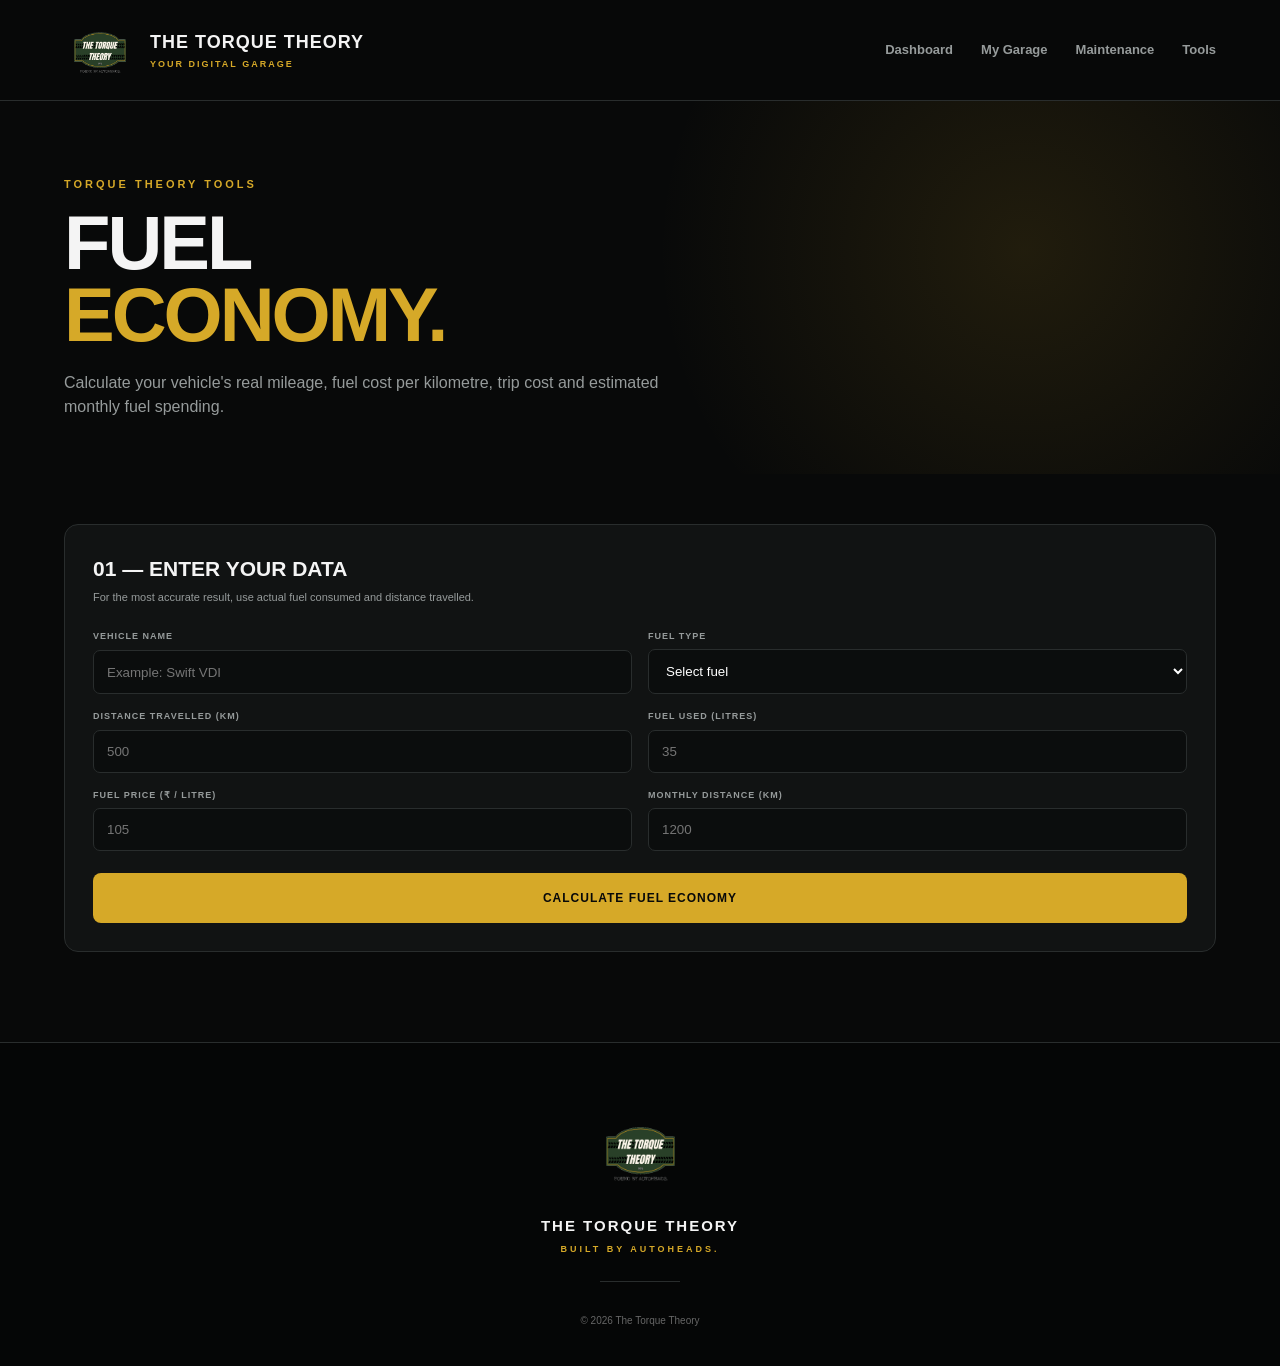
<file: pages/fuel-economy.html>
<!DOCTYPE html>
<html lang="en">

<head>
    <meta charset="UTF-8">
    <meta name="viewport" content="width=device-width, initial-scale=1.0">

    <title>Fuel Economy | The Torque Theory</title>

    <link rel="stylesheet" href="../style.css">

    <style>
        .fuel-hero {
            padding: 75px 5% 55px;
            background:
                radial-gradient(
                    circle at 80% 40%,
                    rgba(214,169,40,.12),
                    transparent 35%
                );
        }

        .fuel-hero-inner {
            max-width: 1180px;
            margin: auto;
        }

        .fuel-hero h2 {
            font-size: clamp(42px, 7vw, 76px);
            line-height: .95;
            letter-spacing: -3px;
        }

        .fuel-hero h2 span {
            color: var(--accent);
        }

        .hero-description {
            max-width: 650px;
            margin-top: 20px;
            color: var(--muted);
        }

        .fuel-content {
            width: min(1180px, 90%);
            margin: auto;
            padding: 50px 0 90px;
        }

        .calculator-card,
        .result-header,
        .trip-card,
        .monthly-card {
            padding: 28px;
            background: var(--surface);
            border: 1px solid var(--border);
            border-radius: 14px;
        }

        .calculator-card h2 {
            margin-bottom: 5px;
            font-size: 21px;
        }

        .section-description {
            margin-bottom: 24px;
            color: var(--muted);
            font-size: 11px;
        }

        .input-grid {
            display: grid;
            grid-template-columns: repeat(2, 1fr);
            gap: 16px;
        }

        .field {
            display: grid;
            gap: 6px;
        }

        .field label {
            color: var(--muted);
            font-size: 9px;
            font-weight: 800;
            letter-spacing: 1px;
        }

        .field input,
        .field select {
            width: 100%;
            padding: 13px;
            background: #0b0d0d;
            border: 1px solid var(--border);
            border-radius: 7px;
            color: white;
            outline: none;
            box-sizing: border-box;
        }

        .field input:focus,
        .field select:focus {
            border-color: var(--accent);
        }

        .calculate-button {
            width: 100%;
            margin-top: 22px;
            padding: 16px;
            border: 0;
            border-radius: 8px;
            background: var(--accent);
            color: #080909;
            font-size: 12px;
            font-weight: 900;
            letter-spacing: 1px;
            cursor: pointer;
        }

        .calculate-button:hover {
            opacity: .9;
        }

        .results {
            display: none;
            margin-top: 20px;
        }

        .results.show {
            display: block;
        }

        .result-header {
            text-align: center;
        }

        .result-header h2 {
            font-size: 27px;
        }

        .result-header p {
            margin-top: 8px;
            color: var(--muted);
            font-size: 11px;
        }

        .result-grid {
            display: grid;
            grid-template-columns: repeat(3, 1fr);
            gap: 15px;
            margin-top: 18px;
        }

        .result-card {
            padding: 22px;
            background: var(--surface);
            border: 1px solid var(--border);
            border-radius: 12px;
            text-align: center;
        }

        .result-value {
            margin-top: 8px;
            color: var(--accent);
            font-size: 30px;
            font-weight: 900;
        }

        .result-label {
            color: var(--muted);
            font-size: 9px;
            letter-spacing: 1px;
        }

        .trip-card,
        .monthly-card {
            margin-top: 18px;
        }

        .trip-card h3,
        .monthly-card h3 {
            margin-bottom: 15px;
            font-size: 16px;
        }

        .trip-result-grid {
            display: grid;
            grid-template-columns: repeat(3, 1fr);
            gap: 12px;
        }

        .trip-item {
            padding: 15px;
            background: #0b0d0d;
            border: 1px solid var(--border);
            border-radius: 8px;
        }

        .trip-item span {
            display: block;
            color: var(--muted);
            font-size: 9px;
            letter-spacing: 1px;
        }

        .trip-item strong {
            display: block;
            margin-top: 6px;
            font-size: 18px;
        }

        .monthly-result {
            color: var(--accent);
            font-size: 38px;
            font-weight: 900;
        }

        .monthly-description {
            margin-top: 5px;
            color: var(--muted);
            font-size: 11px;
        }

        .efficiency-message {
            margin-top: 18px;
            padding: 18px;
            background: var(--surface);
            border: 1px solid var(--border);
            border-radius: 12px;
            text-align: center;
        }

        .efficiency-message strong {
            color: var(--accent);
        }

        .reset-button {
            width: 100%;
            margin-top: 12px;
            padding: 12px;
            background: transparent;
            border: 1px solid var(--border);
            border-radius: 7px;
            color: var(--muted);
            cursor: pointer;
        }

        .reset-button:hover {
            border-color: var(--accent);
            color: white;
        }

        @media (max-width: 800px) {
            .input-grid,
            .result-grid,
            .trip-result-grid {
                grid-template-columns: 1fr;
            }
        }
    </style>

</head>


<body>

<header class="topbar">

    <div class="brand">

        <img
            src="../torque-theory-logo.png"
            alt="Torque Theory">

        <div>

            <h1>THE TORQUE THEORY</h1>

            <span>YOUR DIGITAL GARAGE</span>

        </div>

    </div>

    <button
        class="menu-btn"
        onclick="toggleMenu()">
        ☰
    </button>

    <nav id="mainNav">

        <a href="../index.html">
            Dashboard
        </a>

        <a href="../index.html#garage">
            My Garage
        </a>

        <a href="../index.html#maintenance">
            Maintenance
        </a>

        <a href="../index.html#tools">
            Tools
        </a>

    </nav>

</header>


<section class="fuel-hero">

    <div class="fuel-hero-inner">

        <p class="eyebrow">
            TORQUE THEORY TOOLS
        </p>

        <h2>
            FUEL<br>
            <span>ECONOMY.</span>
        </h2>

        <p class="hero-description">
            Calculate your vehicle's real mileage,
            fuel cost per kilometre, trip cost and
            estimated monthly fuel spending.
        </p>

    </div>

</section>


<main class="fuel-content">


    <section class="calculator-card">

        <h2>
            01 — ENTER YOUR DATA
        </h2>

        <p class="section-description">
            For the most accurate result, use actual fuel
            consumed and distance travelled.
        </p>


        <div class="input-grid">


            <div class="field">

                <label>
                    VEHICLE NAME
                </label>

                <input
                    type="text"
                    id="vehicleName"
                    placeholder="Example: Swift VDI">

            </div>


            <div class="field">

                <label>
                    FUEL TYPE
                </label>

                <select id="fuelType">

                    <option value="">
                        Select fuel
                    </option>

                    <option value="Petrol">
                        Petrol
                    </option>

                    <option value="Diesel">
                        Diesel
                    </option>

                    <option value="CNG">
                        CNG
                    </option>

                </select>

            </div>


            <div class="field">

                <label>
                    DISTANCE TRAVELLED (KM)
                </label>

                <input
                    type="number"
                    id="distance"
                    min="0"
                    step="0.1"
                    placeholder="500">

            </div>


            <div class="field">

                <label>
                    FUEL USED (LITRES)
                </label>

                <input
                    type="number"
                    id="fuelUsed"
                    min="0"
                    step="0.01"
                    placeholder="35">

            </div>


            <div class="field">

                <label>
                    FUEL PRICE (₹ / LITRE)
                </label>

                <input
                    type="number"
                    id="fuelPrice"
                    min="0"
                    step="0.01"
                    placeholder="105">

            </div>


            <div class="field">

                <label>
                    MONTHLY DISTANCE (KM)
                </label>

                <input
                    type="number"
                    id="monthlyDistance"
                    min="0"
                    step="1"
                    placeholder="1200">

            </div>

        </div>


        <button
            class="calculate-button"
            onclick="calculateFuel()">

            CALCULATE FUEL ECONOMY

        </button>

    </section>


    <section
        class="results"
        id="results">


        <div class="result-header">

            <h2 id="resultVehicle">
                FUEL REPORT
            </h2>

            <p id="resultFuel">
                —
            </p>

        </div>


        <div class="result-grid">


            <div class="result-card">

                <div class="result-label">
                    FUEL ECONOMY
                </div>

                <div
                    class="result-value"
                    id="economy">
                    —
                </div>

            </div>


            <div class="result-card">

                <div class="result-label">
                    LITRES / 100 KM
                </div>

                <div
                    class="result-value"
                    id="litres100">
                    —
                </div>

            </div>


            <div class="result-card">

                <div class="result-label">
                    FUEL COST / KM
                </div>

                <div
                    class="result-value"
                    id="costPerKm">
                    —
                </div>

            </div>


        </div>


        <div class="trip-card">

            <h3>
                YOUR TEST RUN
            </h3>

            <div class="trip-result-grid">

                <div class="trip-item">

                    <span>
                        DISTANCE
                    </span>

                    <strong id="tripDistance">
                        —
                    </strong>

                </div>


                <div class="trip-item">

                    <span>
                        FUEL USED
                    </span>

                    <strong id="tripFuel">
                        —
                    </strong>

                </div>


                <div class="trip-item">

                    <span>
                        FUEL COST
                    </span>

                    <strong id="tripCost">
                        —
                    </strong>

                </div>

            </div>

        </div>


        <div class="monthly-card">

            <h3>
                ESTIMATED MONTHLY FUEL COST
            </h3>

            <div
                class="monthly-result"
                id="monthlyCost">
                —
            </div>

            <p class="monthly-description">
                Based on the monthly distance you entered.
            </p>

        </div>


        <div class="efficiency-message">

            <p id="efficiencyMessage">
                —
            </p>

        </div>


        <button
            class="reset-button"
            onclick="resetFuel()">

            START NEW CALCULATION

        </button>


    </section>

</main>


<footer>

    <img
        src="../torque-theory-logo.png"
        alt="Torque Theory">

    <h3>
        THE TORQUE THEORY
    </h3>

    <p>
        BUILT BY AUTOHEADS.
    </p>

    <div class="footer-line"></div>

    <small>
        © 2026 The Torque Theory
    </small>

</footer>


<script>

function toggleMenu() {

    document
        .getElementById("mainNav")
        .classList.toggle("show");

}


function money(value) {

    return "₹" +
        Number(value).toLocaleString(
            "en-IN",
            {
                maximumFractionDigits: 2
            }
        );

}


function calculateFuel() {

    const vehicle =
        document
            .getElementById("vehicleName")
            .value
            .trim() || "YOUR VEHICLE";


    const fuelType =
        document
            .getElementById("fuelType")
            .value;


    const distance =
        Number(
            document
                .getElementById("distance")
                .value
        );


    const fuelUsed =
        Number(
            document
                .getElementById("fuelUsed")
                .value
        );


    const fuelPrice =
        Number(
            document
                .getElementById("fuelPrice")
                .value
        );


    const monthlyDistance =
        Number(
            document
                .getElementById("monthlyDistance")
                .value
        );


    if (!fuelType) {

        alert("Please select your fuel type.");

        return;

    }


    if (
        distance <= 0 ||
        fuelUsed <= 0 ||
        fuelPrice <= 0
    ) {

        alert(
            "Please enter valid distance, fuel used and fuel price."
        );

        return;

    }


    const economy =
        distance / fuelUsed;


    const litres100 =
        (fuelUsed / distance) * 100;


    const costPerKm =
        fuelPrice / economy;


    const tripCost =
        fuelUsed * fuelPrice;


    const monthlyCost =
        monthlyDistance > 0
            ? (monthlyDistance / economy) * fuelPrice
            : 0;


    document.getElementById(
        "resultVehicle"
    ).textContent =
        vehicle.toUpperCase();


    document.getElementById(
        "resultFuel"
    ).textContent =
        fuelType +
        " • REAL-WORLD FUEL REPORT";


    document.getElementById(
        "economy"
    ).textContent =
        economy.toFixed(2) + " km/l";


    document.getElementById(
        "litres100"
    ).textContent =
        litres100.toFixed(2);


    document.getElementById(
        "costPerKm"
    ).textContent =
        money(costPerKm);


    document.getElementById(
        "tripDistance"
    ).textContent =
        distance.toLocaleString("en-IN") +
        " KM";


    document.getElementById(
        "tripFuel"
    ).textContent =
        fuelUsed.toFixed(2) +
        " L";


    document.getElementById(
        "tripCost"
    ).textContent =
        money(tripCost);


    document.getElementById(
        "monthlyCost"
    ).textContent =
        monthlyDistance > 0
            ? money(monthlyCost)
            : "—";


    let message;


    if (economy >= 20) {

        message =
            "<strong>EXCELLENT EFFICIENCY.</strong> " +
            "Your vehicle is returning very good fuel economy.";

    }

    else if (economy >= 15) {

        message =
            "<strong>GOOD EFFICIENCY.</strong> " +
            "Your fuel economy is in a solid range.";

    }

    else if (economy >= 10) {

        message =
            "<strong>AVERAGE EFFICIENCY.</strong> " +
            "Driving conditions and vehicle maintenance can affect this.";

    }

    else {

        message =
            "<strong>HIGH FUEL CONSUMPTION.</strong> " +
            "Check tyre pressure, driving style and vehicle condition.";

    }


    document.getElementById(
        "efficiencyMessage"
    ).innerHTML = message;


    const results =
        document.getElementById("results");


    results.classList.add("show");


    results.scrollIntoView({
        behavior: "smooth"
    });

}


function resetFuel() {

    document
        .querySelectorAll("input")
        .forEach(input => {

            input.value = "";

        });


    document
        .getElementById("fuelType")
        .selectedIndex = 0;


    document
        .getElementById("results")
        .classList.remove("show");


    window.scrollTo({

        top: 0,

        behavior: "smooth"

    });

}

</script>


</body>

</html>
</file>
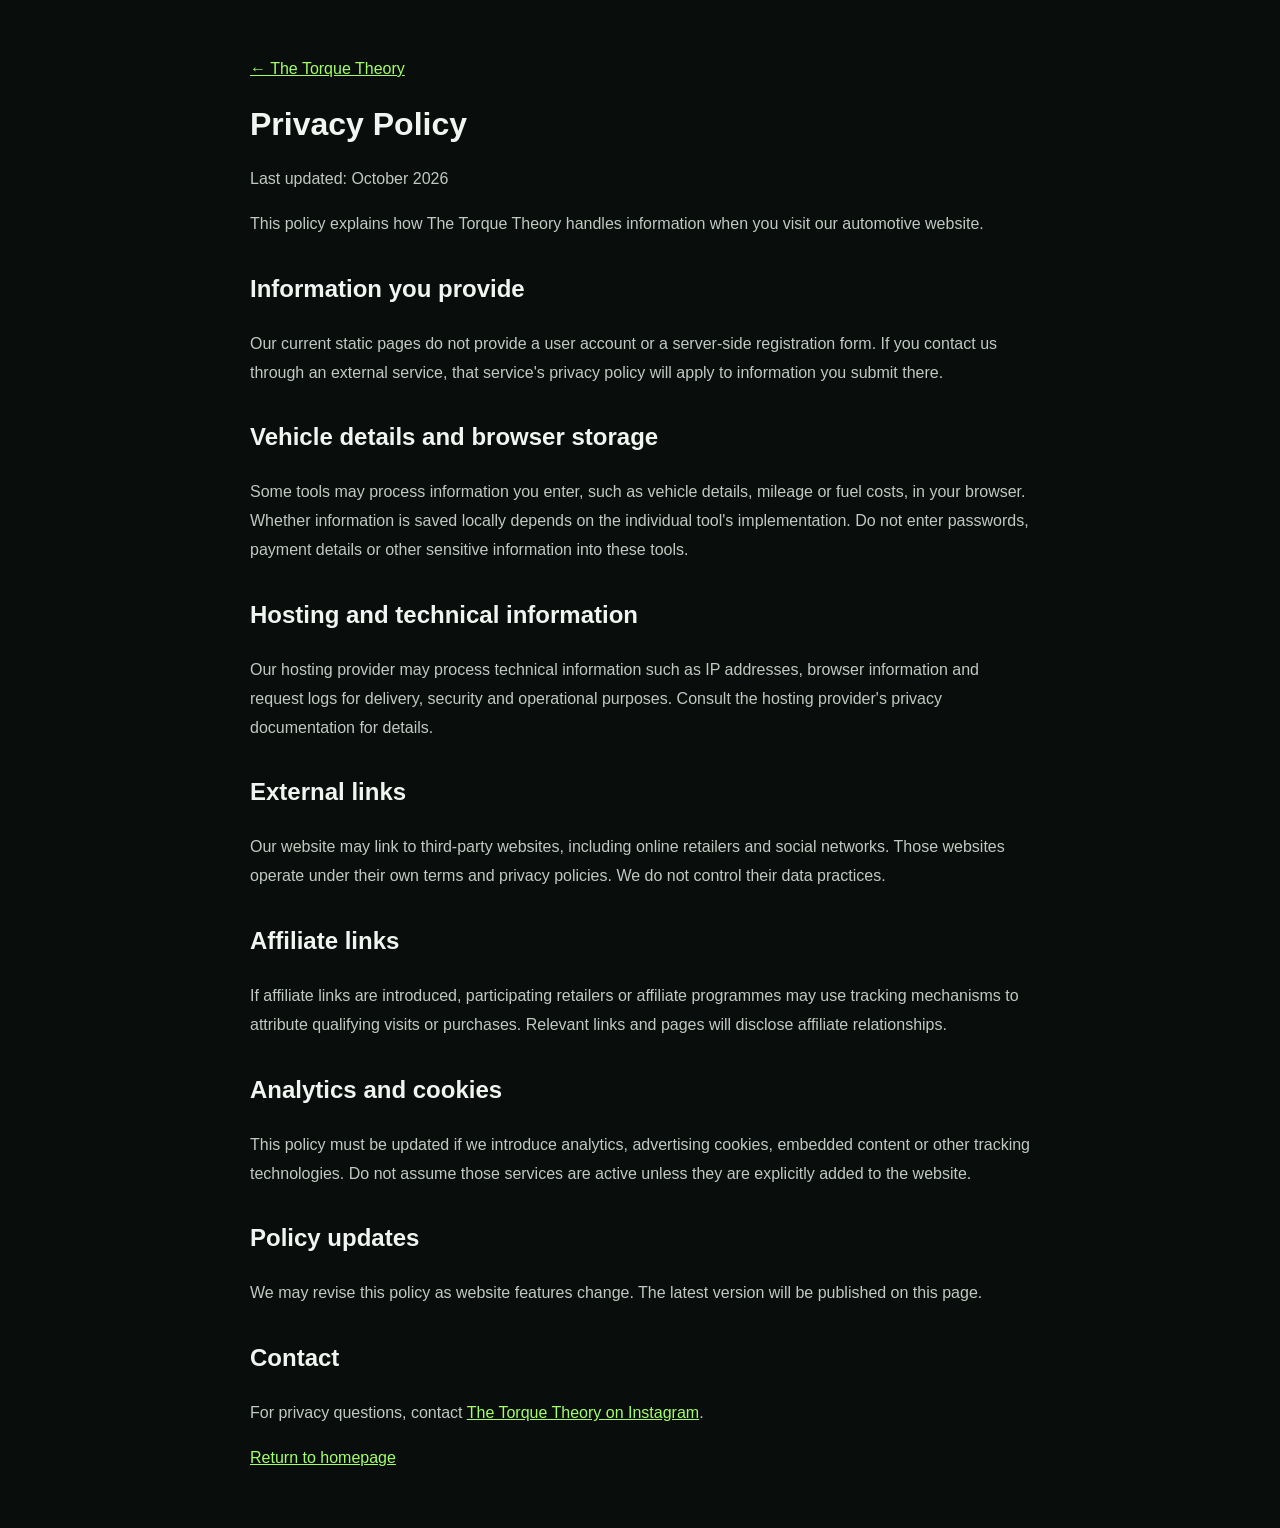
<file: pages/privacy.html>
<!DOCTYPE html>
<html lang="en">
<head>
  <meta charset="UTF-8">
  <meta name="viewport" content="width=device-width, initial-scale=1">
  <title>Privacy Policy | The Torque Theory</title>
  <style>
    body{margin:0;background:#090d0b;color:#f1f5f1;font:16px/1.8 Arial,sans-serif}
    main{max-width:780px;width:90%;margin:55px auto}
    a{color:#a3ff68}
    h1{line-height:1.2}
    h2{margin-top:28px}
    p,li{color:#c1c9c2}
  </style>
</head>
<body>
<main>
  <p><a href="../index.html">← The Torque Theory</a></p>
  <h1>Privacy Policy</h1>
  <p>Last updated: October 2026</p>

  <p>This policy explains how The Torque Theory handles information when you visit our automotive website.</p>

  <h2>Information you provide</h2>
  <p>Our current static pages do not provide a user account or a server-side registration form. If you contact us through an external service, that service's privacy policy will apply to information you submit there.</p>

  <h2>Vehicle details and browser storage</h2>
  <p>Some tools may process information you enter, such as vehicle details, mileage or fuel costs, in your browser. Whether information is saved locally depends on the individual tool's implementation. Do not enter passwords, payment details or other sensitive information into these tools.</p>

  <h2>Hosting and technical information</h2>
  <p>Our hosting provider may process technical information such as IP addresses, browser information and request logs for delivery, security and operational purposes. Consult the hosting provider's privacy documentation for details.</p>

  <h2>External links</h2>
  <p>Our website may link to third-party websites, including online retailers and social networks. Those websites operate under their own terms and privacy policies. We do not control their data practices.</p>

  <h2>Affiliate links</h2>
  <p>If affiliate links are introduced, participating retailers or affiliate programmes may use tracking mechanisms to attribute qualifying visits or purchases. Relevant links and pages will disclose affiliate relationships.</p>

  <h2>Analytics and cookies</h2>
  <p>This policy must be updated if we introduce analytics, advertising cookies, embedded content or other tracking technologies. Do not assume those services are active unless they are explicitly added to the website.</p>

  <h2>Policy updates</h2>
  <p>We may revise this policy as website features change. The latest version will be published on this page.</p>

  <h2>Contact</h2>
  <p>For privacy questions, contact <a href="https://www.instagram.com/the.torquetheory/">The Torque Theory on Instagram</a>.</p>

  <p><a href="../index.html">Return to homepage</a></p>
</main>
</body>
</html>
</file>
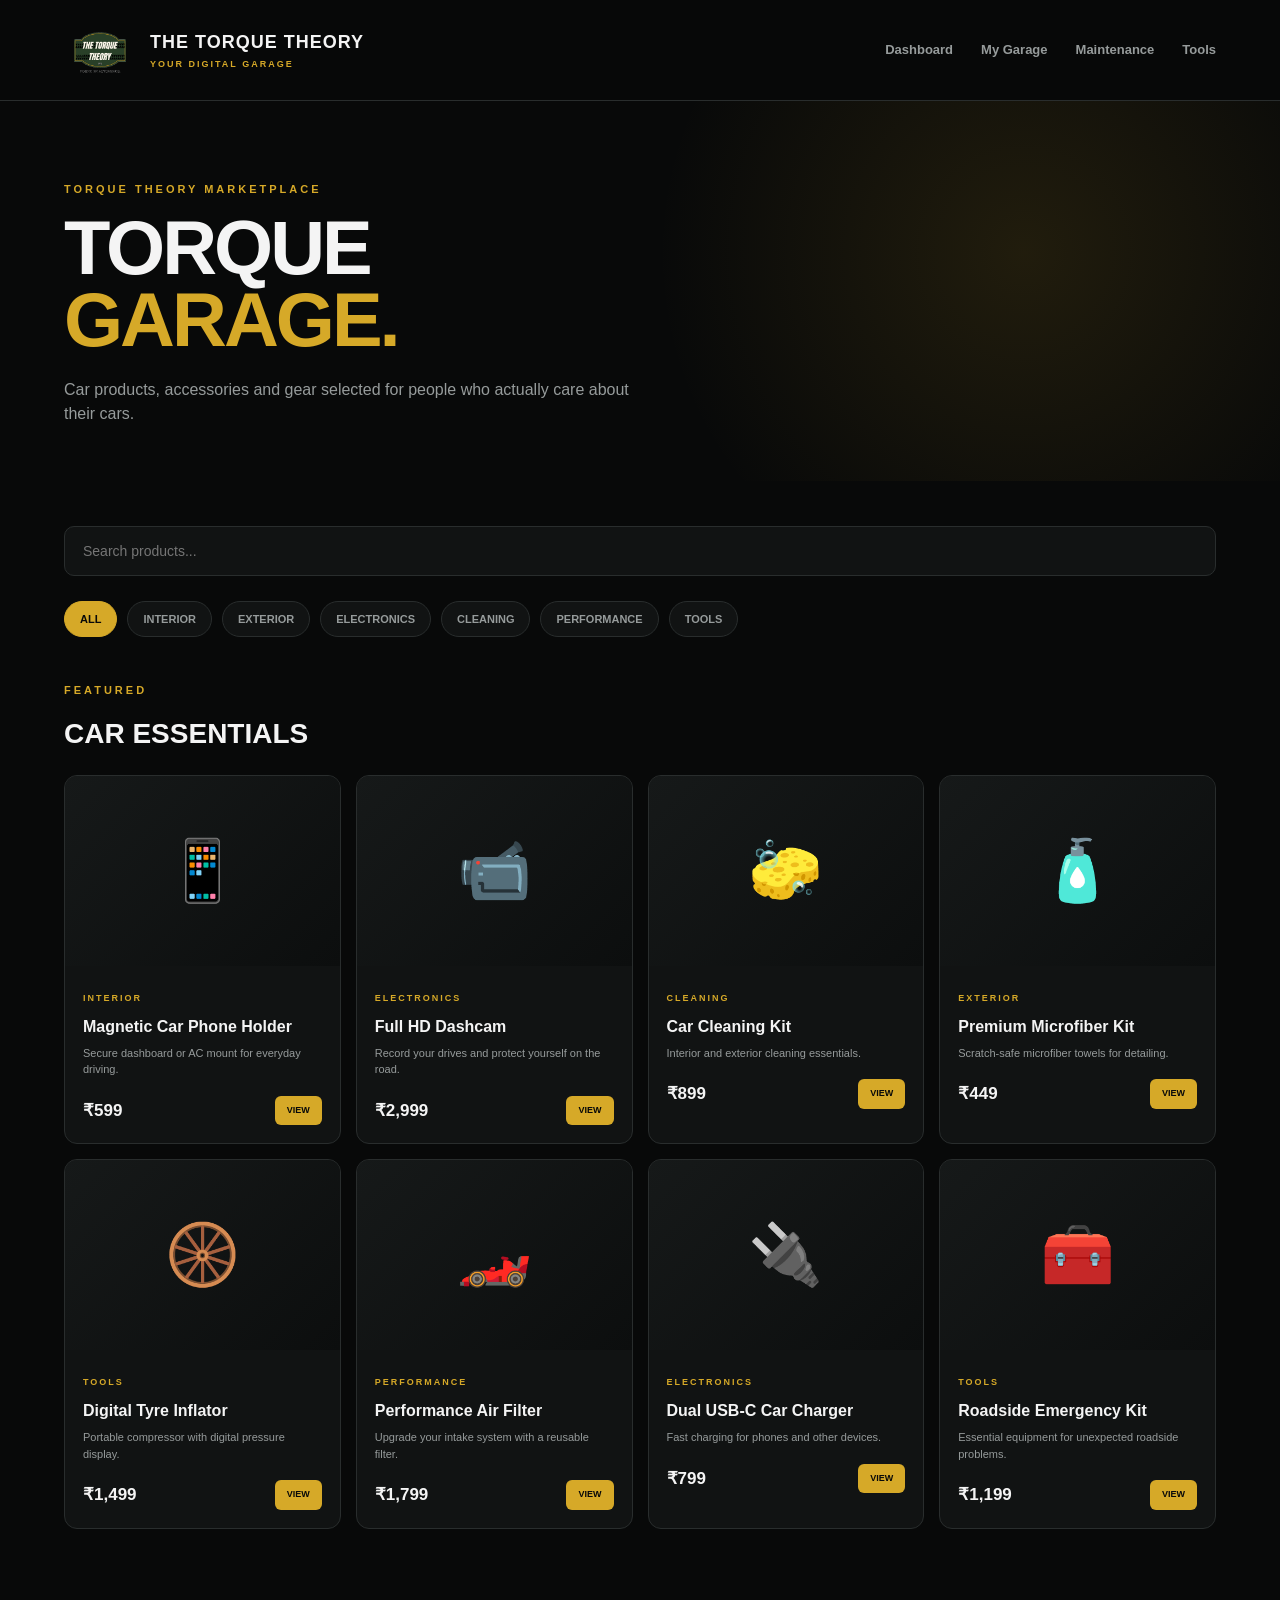
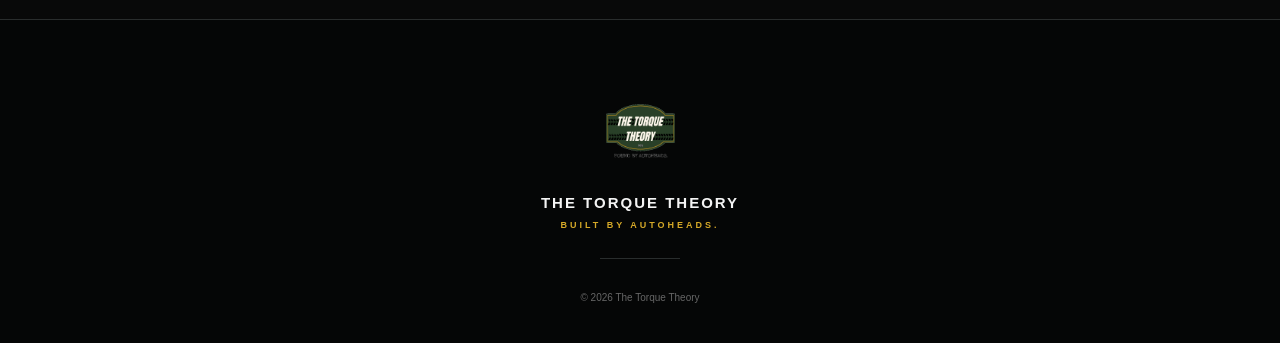
<file: pages/products.html>
<!DOCTYPE html>
<html lang="en">

<head>

    <meta charset="UTF-8">

    <meta
        name="viewport"
        content="width=device-width, initial-scale=1.0">

    <title>Torque Garage | The Torque Theory</title>

    <link
        rel="stylesheet"
        href="../style.css">

    <style>
.card[hidden] {
  display: none;
}


        /* ================= TORQUE GARAGE ================= */

        .garage-hero {
            padding: 80px 5% 55px;

            background:
                radial-gradient(
                    circle at 80% 40%,
                    rgba(214,169,40,.12),
                    transparent 35%
                );
        }

        .garage-hero-inner {
            max-width: 1180px;
            margin: auto;
        }

        .garage-hero h2 {
            font-size: clamp(42px, 7vw, 76px);
            line-height: .95;
            letter-spacing: -3px;
            margin-top: 10px;
        }

        .garage-hero h2 span {
            color: var(--accent);
        }

        .garage-description {
            max-width: 600px;
            margin-top: 22px;
            color: var(--muted);
        }


        /* SEARCH */

        .garage-content {
            width: min(1180px, 90%);
            margin: auto;
            padding: 45px 0 90px;
        }

        .search-box {
            width: 100%;

            padding: 16px 18px;

            background: var(--surface);

            border: 1px solid var(--border);
            border-radius: 10px;

            color: white;

            outline: none;

            font-size: 14px;
        }

        .search-box:focus {
            border-color: var(--accent);
        }


        /* CATEGORIES */

        .categories {
            display: flex;
            gap: 10px;

            margin: 25px 0 45px;

            flex-wrap: wrap;
        }

        .category {
            padding: 9px 15px;

            border: 1px solid var(--border);
            border-radius: 50px;

            background: var(--surface);

            color: var(--muted);

            font-size: 11px;
            font-weight: 700;

            cursor: pointer;

            transition: .2s;
        }

        .category:hover,
        .category.active {
            color: #080909;
            background: var(--accent);
            border-color: var(--accent);
        }


        /* SECTION */

        .product-section-title {
            margin-bottom: 20px;
        }

        .product-section-title h2 {
            font-size: 28px;
        }


        /* PRODUCTS */

        .products-grid {
            display: grid;

            grid-template-columns:
                repeat(4, 1fr);

            gap: 15px;
        }

        .product-card {
            background: var(--surface);

            border: 1px solid var(--border);

            border-radius: 13px;

            overflow: hidden;

            transition: .25s;
        }

        .product-card:hover {
            transform: translateY(-5px);

            border-color: var(--accent);
        }

        .product-image {
            height: 190px;

            display: grid;
            place-items: center;

            background:
                linear-gradient(
                    135deg,
                    #161919,
                    #0c0e0e
                );

            font-size: 60px;
        }

        .product-info {
            padding: 18px;
        }

        .product-category {
            color: var(--accent);

            font-size: 9px;
            font-weight: 800;

            letter-spacing: 2px;
        }

        .product-info h3 {
            margin-top: 7px;

            font-size: 16px;
        }

        .product-info p {
            margin-top: 6px;

            color: var(--muted);

            font-size: 11px;
        }

        .product-bottom {
            display: flex;

            align-items: center;
            justify-content: space-between;

            margin-top: 18px;
        }

        .product-price {
            font-size: 17px;
            font-weight: 800;
        }

        .product-btn {
            padding: 8px 12px;

            background: var(--accent);

            border: 0;
            border-radius: 6px;

            color: #080909;

            font-size: 9px;
            font-weight: 800;

            cursor: pointer;
        }


        /* MOBILE */

        @media (max-width: 900px) {

            .products-grid {
                grid-template-columns:
                    repeat(2, 1fr);
            }

        }

        @media (max-width: 550px) {

            .products-grid {
                grid-template-columns: 1fr;
            }

            .garage-hero {
                padding-top: 55px;
            }

            .garage-hero h2 {
                font-size: 45px;
            }

        }

    </style>

</head>


<body>


<!-- ================= HEADER ================= -->

<header class="topbar">

    <div class="brand">

        <img
            src="../torque-theory-logo.png"
            alt="Torque Theory Logo">

        <div>

            <h1>THE TORQUE THEORY</h1>

            <span>
                YOUR DIGITAL GARAGE
            </span>

        </div>

    </div>


    <button
        class="menu-btn"
        onclick="toggleMenu()">

        ☰

    </button>


    <nav id="mainNav">

        <a href="../index.html">
            Dashboard
        </a>

        <a href="../index.html#garage">
            My Garage
        </a>

        <a href="../index.html#maintenance">
            Maintenance
        </a>

        <a href="../index.html#tools">
            Tools
        </a>

    </nav>

</header>


<!-- ================= HERO ================= -->

<section class="garage-hero">

    <div class="garage-hero-inner">

        <p class="eyebrow">
            TORQUE THEORY MARKETPLACE
        </p>

        <h2>
            TORQUE<br>
            <span>GARAGE.</span>
        </h2>

        <p class="garage-description">

            Car products, accessories and gear
            selected for people who actually care
            about their cars.

        </p>

    </div>

</section>


<!-- ================= PRODUCTS ================= -->

<main class="garage-content">


    <!-- SEARCH -->

    <input
        type="search"
        id="productSearch"
        class="search-box"
        placeholder="Search products...">


    <!-- CATEGORIES -->

    <div class="categories">

        <button
            class="category active"
            onclick="filterProducts('all', this)">

            ALL

        </button>

        <button
            class="category"
            onclick="filterProducts('interior', this)">

            INTERIOR

        </button>

        <button
            class="category"
            onclick="filterProducts('exterior', this)">

            EXTERIOR

        </button>

        <button
            class="category"
            onclick="filterProducts('electronics', this)">

            ELECTRONICS

        </button>

        <button
            class="category"
            onclick="filterProducts('cleaning', this)">

            CLEANING

        </button>

        <button
            class="category"
            onclick="filterProducts('performance', this)">

            PERFORMANCE

        </button>

        <button
            class="category"
            onclick="filterProducts('tools', this)">

            TOOLS

        </button>

    </div>


    <!-- PRODUCT TITLE -->

    <div class="product-section-title">

        <p class="eyebrow">
            FEATURED
        </p>

        <h2>
            CAR ESSENTIALS
        </h2>

    </div>


    <!-- PRODUCT GRID -->

    <div
        class="products-grid"
        id="productsGrid">


        <!-- PRODUCT 1 -->

        <article
            class="product-card"
            data-category="interior"
            data-name="car phone holder">

            <div class="product-image">
                📱
            </div>

            <div class="product-info">

                <span class="product-category">
                    INTERIOR
                </span>

                <h3>
                    Magnetic Car Phone Holder
                </h3>

                <p>
                    Secure dashboard or AC mount
                    for everyday driving.
                </p>

                <div class="product-bottom">

                    <span class="product-price">
                        ₹599
                    </span>

                    <button
                        class="product-btn"
                        onclick="productComingSoon()">

                        VIEW

                    </button>

                </div>

            </div>

        </article>


        <!-- PRODUCT 2 -->

        <article
            class="product-card"
            data-category="electronics"
            data-name="dashcam">

            <div class="product-image">
                📹
            </div>

            <div class="product-info">

                <span class="product-category">
                    ELECTRONICS
                </span>

                <h3>
                    Full HD Dashcam
                </h3>

                <p>
                    Record your drives and
                    protect yourself on the road.
                </p>

                <div class="product-bottom">

                    <span class="product-price">
                        ₹2,999
                    </span>

                    <button
                        class="product-btn"
                        onclick="productComingSoon()">

                        VIEW

                    </button>

                </div>

            </div>

        </article>


        <!-- PRODUCT 3 -->

        <article
            class="product-card"
            data-category="cleaning"
            data-name="car cleaning kit">

            <div class="product-image">
                🧽
            </div>

            <div class="product-info">

                <span class="product-category">
                    CLEANING
                </span>

                <h3>
                    Car Cleaning Kit
                </h3>

                <p>
                    Interior and exterior
                    cleaning essentials.
                </p>

                <div class="product-bottom">

                    <span class="product-price">
                        ₹899
                    </span>

                    <button
                        class="product-btn"
                        onclick="productComingSoon()">

                        VIEW

                    </button>

                </div>

            </div>

        </article>


        <!-- PRODUCT 4 -->

        <article
            class="product-card"
            data-category="exterior"
            data-name="microfiber cloth">

            <div class="product-image">
                🧴
            </div>

            <div class="product-info">

                <span class="product-category">
                    EXTERIOR
                </span>

                <h3>
                    Premium Microfiber Kit
                </h3>

                <p>
                    Scratch-safe microfiber
                    towels for detailing.
                </p>

                <div class="product-bottom">

                    <span class="product-price">
                        ₹449
                    </span>

                    <button
                        class="product-btn"
                        onclick="productComingSoon()">

                        VIEW

                    </button>

                </div>

            </div>

        </article>


        <!-- PRODUCT 5 -->

        <article
            class="product-card"
            data-category="tools"
            data-name="tyre inflator">

            <div class="product-image">
                🛞
            </div>

            <div class="product-info">

                <span class="product-category">
                    TOOLS
                </span>

                <h3>
                    Digital Tyre Inflator
                </h3>

                <p>
                    Portable compressor with
                    digital pressure display.
                </p>

                <div class="product-bottom">

                    <span class="product-price">
                        ₹1,499
                    </span>

                    <button
                        class="product-btn"
                        onclick="productComingSoon()">

                        VIEW

                    </button>

                </div>

            </div>

        </article>


        <!-- PRODUCT 6 -->

        <article
            class="product-card"
            data-category="performance"
            data-name="air filter">

            <div class="product-image">
                🏎️
            </div>

            <div class="product-info">

                <span class="product-category">
                    PERFORMANCE
                </span>

                <h3>
                    Performance Air Filter
                </h3>

                <p>
                    Upgrade your intake system
                    with a reusable filter.
                </p>

                <div class="product-bottom">

                    <span class="product-price">
                        ₹1,799
                    </span>

                    <button
                        class="product-btn"
                        onclick="productComingSoon()">

                        VIEW

                    </button>

                </div>

            </div>

        </article>


        <!-- PRODUCT 7 -->

        <article
            class="product-card"
            data-category="electronics"
            data-name="car charger">

            <div class="product-image">
                🔌
            </div>

            <div class="product-info">

                <span class="product-category">
                    ELECTRONICS
                </span>

                <h3>
                    Dual USB-C Car Charger
                </h3>

                <p>
                    Fast charging for phones
                    and other devices.
                </p>

                <div class="product-bottom">

                    <span class="product-price">
                        ₹799
                    </span>

                    <button
                        class="product-btn"
                        onclick="productComingSoon()">

                        VIEW

                    </button>

                </div>

            </div>

        </article>


        <!-- PRODUCT 8 -->

        <article
            class="product-card"
            data-category="tools"
            data-name="emergency kit">

            <div class="product-image">
                🧰
            </div>

            <div class="product-info">

                <span class="product-category">
                    TOOLS
                </span>

                <h3>
                    Roadside Emergency Kit
                </h3>

                <p>
                    Essential equipment for
                    unexpected roadside problems.
                </p>

                <div class="product-bottom">

                    <span class="product-price">
                        ₹1,199
                    </span>

                    <button
                        class="product-btn"
                        onclick="productComingSoon()">

                        VIEW

                    </button>

                </div>

            </div>

        </article>

    </div>

</main>


<!-- ================= FOOTER ================= -->

<footer>

    <img
        src="../torque-theory-logo.png"
        alt="Torque Theory">

    <h3>
        THE TORQUE THEORY
    </h3>

    <p>
        BUILT BY AUTOHEADS.
    </p>

    <div class="footer-line"></div>

    <small>
        © 2026 The Torque Theory
    </small>

</footer>


<!-- ================= JAVASCRIPT ================= -->

<script>

function toggleMenu() {

    const nav =
        document.getElementById("mainNav");

    nav.classList.toggle("show");

}


function filterProducts(category, button) {

    const products =
        document.querySelectorAll(
            ".product-card"
        );

    const buttons =
        document.querySelectorAll(
            ".category"
        );


    buttons.forEach(btn => {

        btn.classList.remove("active");

    });


    button.classList.add("active");


    products.forEach(product => {

        if (
            category === "all" ||
            product.dataset.category === category
        ) {

            product.style.display = "";

        } else {

            product.style.display = "none";

        }

    });

}


function productComingSoon() {

    alert(
        "Product links are coming soon.\n\n" +
        "Torque Garage will soon connect to real products."
    );

}


/* SEARCH */

document
    .getElementById("productSearch")
    .addEventListener("input", function () {

        const query =
            this.value.toLowerCase().trim();


        document
            .querySelectorAll(".product-card")
            .forEach(product => {

                const name =
                    product.dataset.name
                    .toLowerCase();

                const text =
                    product.innerText
                    .toLowerCase();


                if (
                    name.includes(query) ||
                    text.includes(query)
                ) {

                    product.style.display = "";

                } else {

                    product.style.display = "none";

                }

            });

    });

</script>


</body>
</html>
</file>
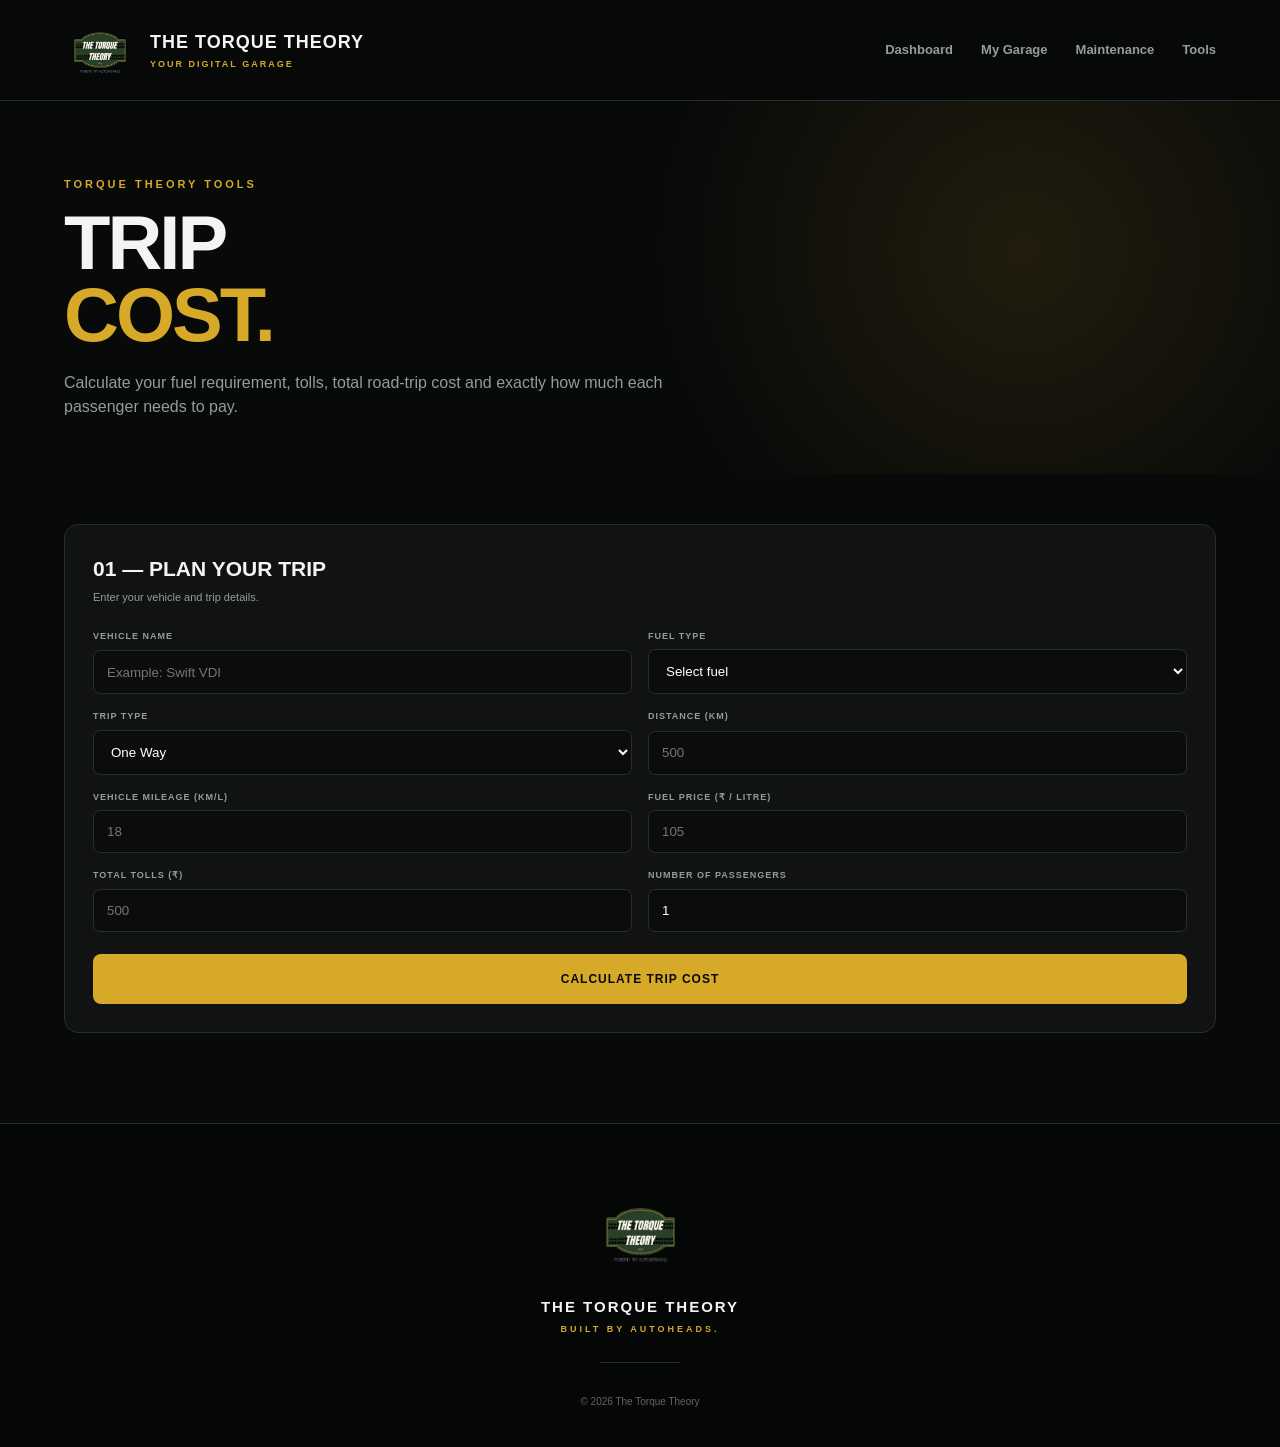
<file: pages/trip-cost.html>
<!DOCTYPE html>
<html lang="en">

<head>

    <meta charset="UTF-8">
    <meta name="viewport" content="width=device-width, initial-scale=1.0">

    <title>Trip Cost Calculator | The Torque Theory</title>

    <link rel="stylesheet" href="../style.css">

    <style>

        .trip-hero {
            padding: 75px 5% 55px;

            background:
                radial-gradient(
                    circle at 80% 40%,
                    rgba(214,169,40,.12),
                    transparent 35%
                );
        }

        .trip-hero-inner {
            max-width: 1180px;
            margin: auto;
        }

        .trip-hero h2 {
            font-size: clamp(42px, 7vw, 76px);
            line-height: .95;
            letter-spacing: -3px;
        }

        .trip-hero h2 span {
            color: var(--accent);
        }

        .hero-description {
            max-width: 650px;
            margin-top: 20px;
            color: var(--muted);
        }

        .trip-content {
            width: min(1180px, 90%);
            margin: auto;
            padding: 50px 0 90px;
        }

        .calculator-card,
        .result-header,
        .breakdown-card {
            padding: 28px;

            background: var(--surface);
            border: 1px solid var(--border);
            border-radius: 14px;
        }

        .calculator-card h2 {
            margin-bottom: 5px;
            font-size: 21px;
        }

        .section-description {
            margin-bottom: 24px;
            color: var(--muted);
            font-size: 11px;
        }

        .input-grid {
            display: grid;
            grid-template-columns: repeat(2, 1fr);
            gap: 16px;
        }

        .field {
            display: grid;
            gap: 6px;
        }

        .field label {
            color: var(--muted);
            font-size: 9px;
            font-weight: 800;
            letter-spacing: 1px;
        }

        .field input,
        .field select {
            width: 100%;
            padding: 13px;

            box-sizing: border-box;

            background: #0b0d0d;

            border: 1px solid var(--border);
            border-radius: 7px;

            color: white;
            outline: none;
        }

        .field input:focus,
        .field select:focus {
            border-color: var(--accent);
        }

        .calculate-button {
            width: 100%;
            margin-top: 22px;
            padding: 16px;

            border: 0;
            border-radius: 8px;

            background: var(--accent);
            color: #080909;

            font-size: 12px;
            font-weight: 900;
            letter-spacing: 1px;

            cursor: pointer;
        }

        .calculate-button:hover {
            opacity: .9;
        }

        .results {
            display: none;
            margin-top: 20px;
        }

        .results.show {
            display: block;
        }

        .result-header {
            text-align: center;
        }

        .result-header h2 {
            font-size: 27px;
        }

        .result-header p {
            margin-top: 8px;
            color: var(--muted);
            font-size: 11px;
        }

        .result-grid {
            display: grid;
            grid-template-columns: repeat(3, 1fr);
            gap: 15px;
            margin-top: 18px;
        }

        .result-card {
            padding: 22px;

            background: var(--surface);
            border: 1px solid var(--border);
            border-radius: 12px;

            text-align: center;
        }

        .result-label {
            color: var(--muted);
            font-size: 9px;
            letter-spacing: 1px;
        }

        .result-value {
            margin-top: 8px;

            color: var(--accent);

            font-size: 30px;
            font-weight: 900;
        }

        .breakdown-card {
            margin-top: 18px;
        }

        .breakdown-card h3 {
            margin-bottom: 18px;
            font-size: 16px;
        }

        .breakdown-row {
            display: flex;

            justify-content: space-between;
            align-items: center;

            padding: 14px 0;

            border-bottom: 1px solid var(--border);
        }

        .breakdown-row:last-child {
            border-bottom: 0;
        }

        .breakdown-row span {
            color: var(--muted);
            font-size: 11px;
        }

        .breakdown-row strong {
            font-size: 15px;
        }

        .total-row {
            margin-top: 8px;
            padding-top: 18px;

            border-top: 1px solid var(--accent);
        }

        .total-row span,
        .total-row strong {
            color: var(--accent);
            font-weight: 900;
        }

        .per-person {
            margin-top: 18px;
            padding: 25px;

            background: var(--surface);

            border: 1px solid var(--border);
            border-radius: 12px;

            text-align: center;
        }

        .per-person-label {
            color: var(--muted);
            font-size: 9px;
            letter-spacing: 1px;
        }

        .per-person-value {
            margin-top: 8px;

            color: var(--accent);

            font-size: 42px;
            font-weight: 900;
        }

        .reset-button {
            width: 100%;
            margin-top: 12px;
            padding: 12px;

            background: transparent;

            border: 1px solid var(--border);
            border-radius: 7px;

            color: var(--muted);

            cursor: pointer;
        }

        .reset-button:hover {
            border-color: var(--accent);
            color: white;
        }

        @media (max-width: 800px) {

            .input-grid,
            .result-grid {
                grid-template-columns: 1fr;
            }

        }

    </style>

</head>


<body>


<!-- ================= HEADER ================= -->

<header class="topbar">

    <div class="brand">

        <img
            src="../torque-theory-logo.png"
            alt="Torque Theory">

        <div>

            <h1>THE TORQUE THEORY</h1>

            <span>YOUR DIGITAL GARAGE</span>

        </div>

    </div>


    <button
        class="menu-btn"
        onclick="toggleMenu()">

        ☰

    </button>


    <nav id="mainNav">

        <a href="../index.html">
            Dashboard
        </a>

        <a href="../index.html#garage">
            My Garage
        </a>

        <a href="../index.html#maintenance">
            Maintenance
        </a>

        <a href="../index.html#tools">
            Tools
        </a>

    </nav>

</header>


<!-- ================= HERO ================= -->

<section class="trip-hero">

    <div class="trip-hero-inner">

        <p class="eyebrow">
            TORQUE THEORY TOOLS
        </p>

        <h2>
            TRIP<br>
            <span>COST.</span>
        </h2>

        <p class="hero-description">
            Calculate your fuel requirement, tolls,
            total road-trip cost and exactly how much
            each passenger needs to pay.
        </p>

    </div>

</section>


<!-- ================= CONTENT ================= -->

<main class="trip-content">


    <!-- ================= INPUT ================= -->

    <section class="calculator-card">

        <h2>
            01 — PLAN YOUR TRIP
        </h2>

        <p class="section-description">
            Enter your vehicle and trip details.
        </p>


        <div class="input-grid">


            <div class="field">

                <label>
                    VEHICLE NAME
                </label>

                <input
                    type="text"
                    id="vehicleName"
                    placeholder="Example: Swift VDI">

            </div>


            <div class="field">

                <label>
                    FUEL TYPE
                </label>

                <select id="fuelType">

                    <option value="">
                        Select fuel
                    </option>

                    <option value="Petrol">
                        Petrol
                    </option>

                    <option value="Diesel">
                        Diesel
                    </option>

                    <option value="CNG">
                        CNG
                    </option>

                </select>

            </div>


            <div class="field">

                <label>
                    TRIP TYPE
                </label>

                <select id="tripType">

                    <option value="oneway">
                        One Way
                    </option>

                    <option value="round">
                        Round Trip
                    </option>

                </select>

            </div>


            <div class="field">

                <label>
                    DISTANCE (KM)
                </label>

                <input
                    type="number"
                    id="distance"
                    min="0"
                    step="0.1"
                    placeholder="500">

            </div>


            <div class="field">

                <label>
                    VEHICLE MILEAGE (KM/L)
                </label>

                <input
                    type="number"
                    id="mileage"
                    min="0"
                    step="0.1"
                    placeholder="18">

            </div>


            <div class="field">

                <label>
                    FUEL PRICE (₹ / LITRE)
                </label>

                <input
                    type="number"
                    id="fuelPrice"
                    min="0"
                    step="0.01"
                    placeholder="105">

            </div>


            <div class="field">

                <label>
                    TOTAL TOLLS (₹)
                </label>

                <input
                    type="number"
                    id="tolls"
                    min="0"
                    step="1"
                    placeholder="500">

            </div>


            <div class="field">

                <label>
                    NUMBER OF PASSENGERS
                </label>

                <input
                    type="number"
                    id="passengers"
                    min="1"
                    step="1"
                    value="1">

            </div>

        </div>


        <button
            class="calculate-button"
            onclick="calculateTrip()">

            CALCULATE TRIP COST

        </button>

    </section>


    <!-- ================= RESULTS ================= -->

    <section
        class="results"
        id="results">


        <div class="result-header">

            <h2 id="resultVehicle">
                TRIP REPORT
            </h2>

            <p id="resultDescription">
                —
            </p>

        </div>


        <!-- ================= TOP RESULTS ================= -->

        <div class="result-grid">


            <div class="result-card">

                <div class="result-label">
                    TOTAL DISTANCE
                </div>

                <div
                    class="result-value"
                    id="totalDistance">

                    —

                </div>

            </div>


            <div class="result-card">

                <div class="result-label">
                    FUEL REQUIRED
                </div>

                <div
                    class="result-value"
                    id="fuelRequired">

                    —

                </div>

            </div>


            <div class="result-card">

                <div class="result-label">
                    TOTAL TRIP COST
                </div>

                <div
                    class="result-value"
                    id="totalCost">

                    —

                </div>

            </div>

        </div>


        <!-- ================= BREAKDOWN ================= -->

        <div class="breakdown-card">

            <h3>
                COST BREAKDOWN
            </h3>


            <div class="breakdown-row">

                <span>
                    Fuel Cost
                </span>

                <strong id="fuelCost">
                    —
                </strong>

            </div>


            <div class="breakdown-row">

                <span>
                    Toll Charges
                </span>

                <strong id="tollCost">
                    —
                </strong>

            </div>


            <div class="breakdown-row total-row">

                <span>
                    TOTAL
                </span>

                <strong id="breakdownTotal">
                    —
                </strong>

            </div>

        </div>


        <!-- ================= PER PERSON ================= -->

        <div class="per-person">

            <div class="per-person-label">
                COST PER PERSON
            </div>

            <div
                class="per-person-value"
                id="perPerson">

                —

            </div>

        </div>


        <button
            class="reset-button"
            onclick="resetTrip()">

            START NEW TRIP

        </button>


    </section>


</main>


<!-- ================= FOOTER ================= -->

<footer>

    <img
        src="../torque-theory-logo.png"
        alt="Torque Theory">

    <h3>
        THE TORQUE THEORY
    </h3>

    <p>
        BUILT BY AUTOHEADS.
    </p>

    <div class="footer-line"></div>

    <small>
        © 2026 The Torque Theory
    </small>

</footer>


<script>


/* ================= MENU ================= */

function toggleMenu() {

    document
        .getElementById("mainNav")
        .classList.toggle("show");

}


/* ================= MONEY ================= */

function money(value) {

    return "₹" +
        Number(value).toLocaleString(
            "en-IN",
            {
                maximumFractionDigits: 2
            }
        );

}


/* ================= CALCULATE ================= */

function calculateTrip() {


    const vehicle =
        document
            .getElementById("vehicleName")
            .value
            .trim() || "YOUR VEHICLE";


    const fuelType =
        document
            .getElementById("fuelType")
            .value;


    const tripType =
        document
            .getElementById("tripType")
            .value;


    const distance =
        Number(
            document
                .getElementById("distance")
                .value
        );


    const mileage =
        Number(
            document
                .getElementById("mileage")
                .value
        );


    const fuelPrice =
        Number(
            document
                .getElementById("fuelPrice")
                .value
        );


    const tolls =
        Number(
            document
                .getElementById("tolls")
                .value
        ) || 0;


    const passengers =
        Number(
            document
                .getElementById("passengers")
                .value
        );


    /* ================= VALIDATION ================= */

    if (!fuelType) {

        alert("Please select your fuel type.");

        return;

    }


    if (distance <= 0) {

        alert("Please enter a valid trip distance.");

        return;

    }


    if (mileage <= 0) {

        alert("Please enter a valid vehicle mileage.");

        return;

    }


    if (fuelPrice <= 0) {

        alert("Please enter the fuel price.");

        return;

    }


    if (passengers <= 0) {

        alert("Passengers must be at least 1.");

        return;

    }


    /* ================= DISTANCE ================= */

    let totalDistance = distance;


    if (tripType === "round") {

        totalDistance =
            distance * 2;

    }


    /* ================= FUEL ================= */

    const fuelRequired =
        totalDistance / mileage;


    const fuelCost =
        fuelRequired * fuelPrice;


    /* ================= TOTAL ================= */

    const totalCost =
        fuelCost + tolls;


    /* ================= PER PERSON ================= */

    const perPerson =
        totalCost / passengers;


    /* ================= DISPLAY ================= */

    document.getElementById(
        "resultVehicle"
    ).textContent =
        vehicle.toUpperCase();


    document.getElementById(
        "resultDescription"
    ).textContent =
        tripType === "round"
            ? "ROUND TRIP • " + fuelType
            : "ONE WAY • " + fuelType;


    document.getElementById(
        "totalDistance"
    ).textContent =
        totalDistance.toLocaleString(
            "en-IN"
        ) + " KM";


    document.getElementById(
        "fuelRequired"
    ).textContent =
        fuelRequired.toFixed(2) + " L";


    document.getElementById(
        "totalCost"
    ).textContent =
        money(totalCost);


    document.getElementById(
        "fuelCost"
    ).textContent =
        money(fuelCost);


    document.getElementById(
        "tollCost"
    ).textContent =
        money(tolls);


    document.getElementById(
        "breakdownTotal"
    ).textContent =
        money(totalCost);


    document.getElementById(
        "perPerson"
    ).textContent =
        money(perPerson);


    /* ================= SHOW RESULTS ================= */

    const results =
        document.getElementById(
            "results"
        );


    results.classList.add("show");


    results.scrollIntoView({
        behavior: "smooth"
    });

}


/* ================= RESET ================= */

function resetTrip() {

    document
        .querySelectorAll("input")
        .forEach(input => {

            input.value = "";

        });


    document.getElementById(
        "passengers"
    ).value = 1;


    document.getElementById(
        "fuelType"
    ).selectedIndex = 0;


    document.getElementById(
        "tripType"
    ).selectedIndex = 0;


    document.getElementById(
        "results"
    ).classList.remove("show");


    window.scrollTo({

        top: 0,

        behavior: "smooth"

    });

}

</script>


</body>

</html>
</file>
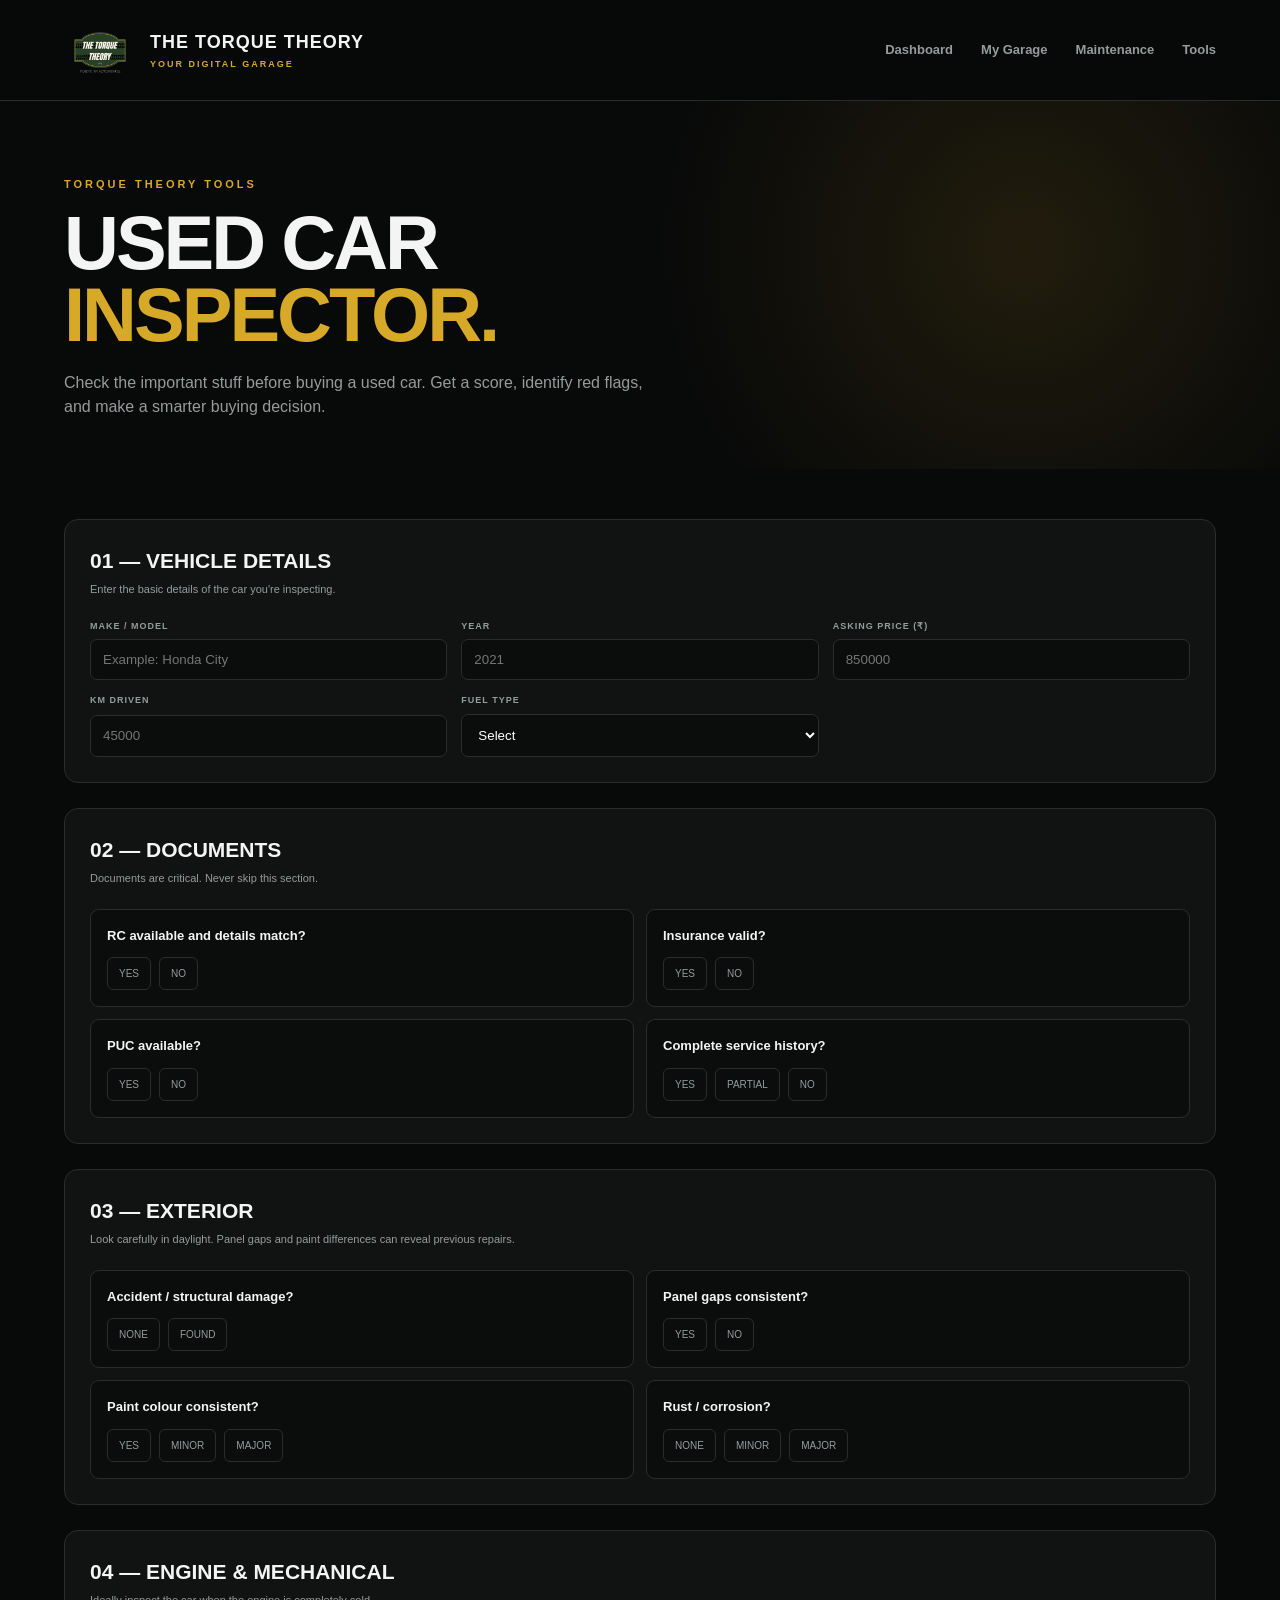
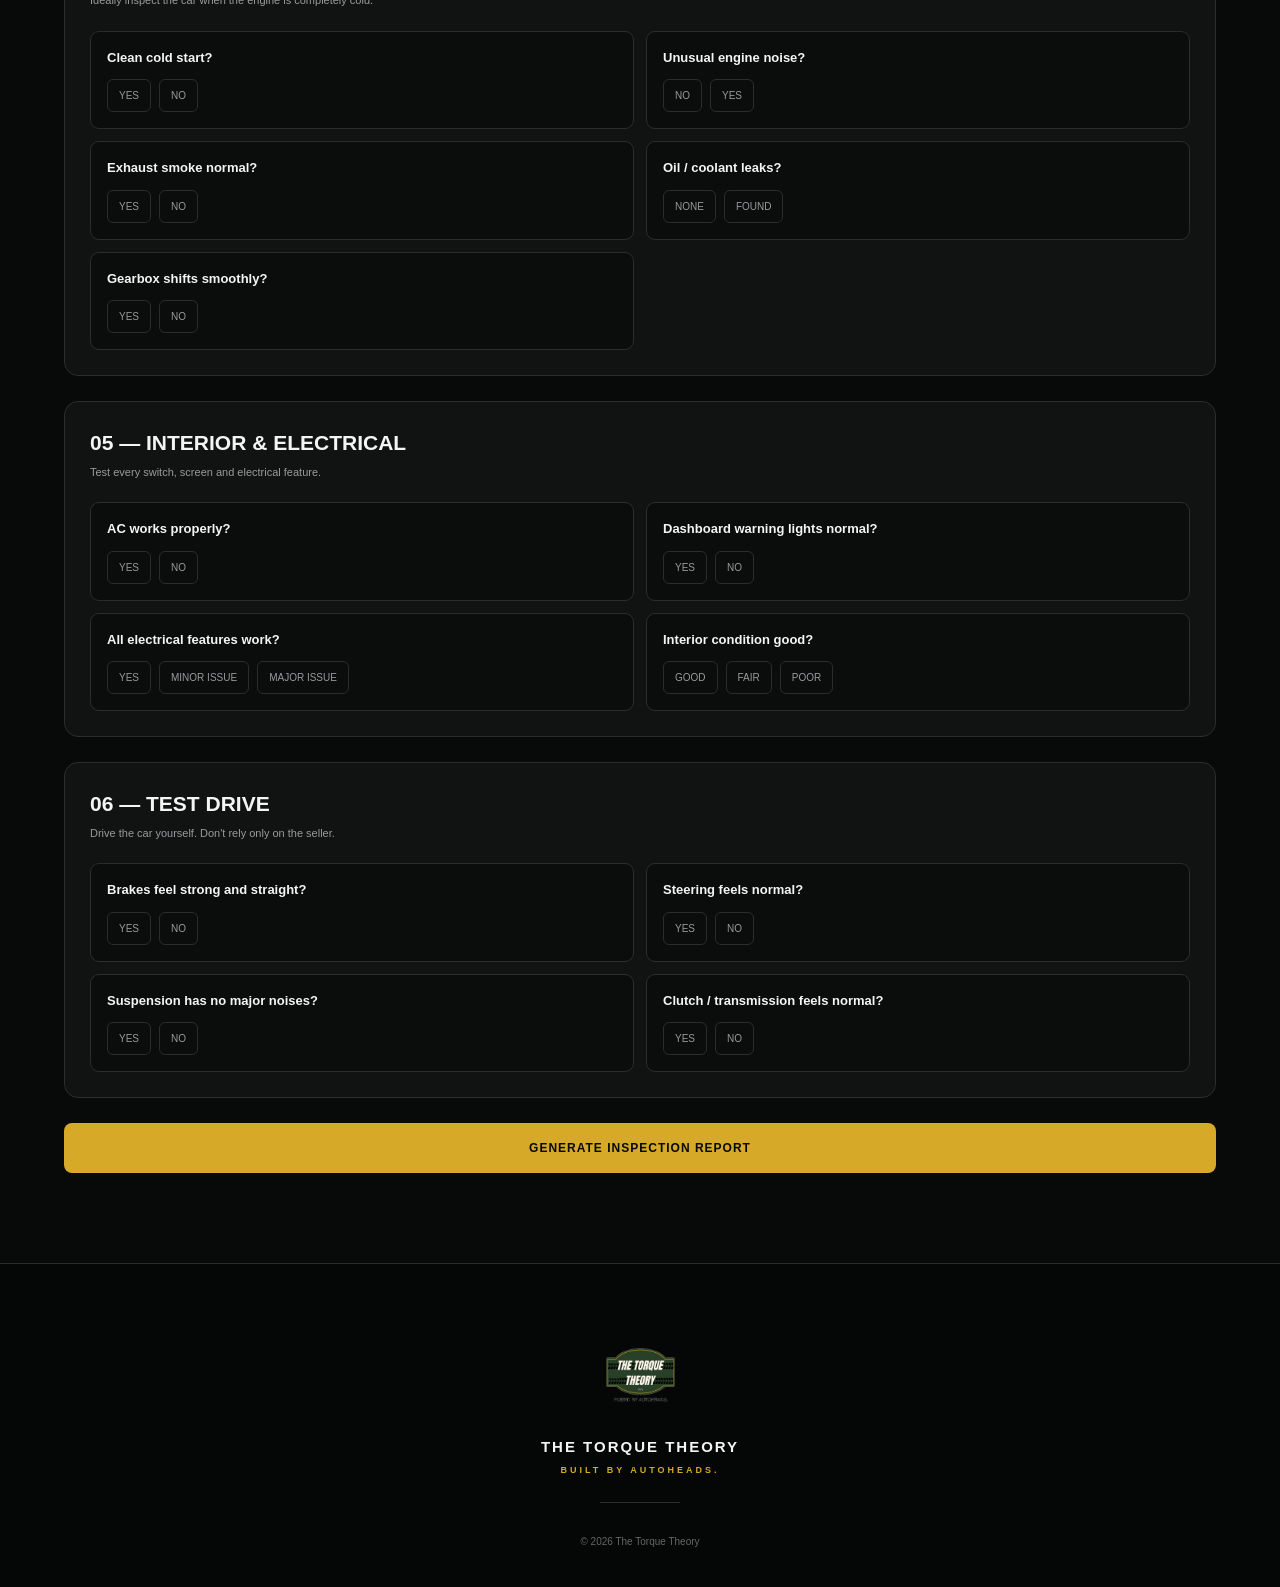
<file: pages/used-car-inspector.html>
<!DOCTYPE html>
<html lang="en">

<head>
    <meta charset="UTF-8">
    <meta name="viewport" content="width=device-width, initial-scale=1.0">

    <title>Used Car Inspector | The Torque Theory</title>

    <link rel="stylesheet" href="../style.css">

    <style>

        .inspector-hero {
            padding: 75px 5% 50px;

            background:
                radial-gradient(
                    circle at 80% 40%,
                    rgba(214,169,40,.12),
                    transparent 35%
                );
        }

        .inspector-hero-inner,
        .inspector-content {
            max-width: 1180px;
            margin: auto;
        }

        .inspector-hero h2 {
            font-size: clamp(42px, 7vw, 76px);
            line-height: .95;
            letter-spacing: -3px;
        }

        .inspector-hero h2 span {
            color: var(--accent);
        }

        .hero-description {
            max-width: 600px;
            margin-top: 20px;
            color: var(--muted);
        }

        .inspector-content {
            width: min(1180px, 90%);
            padding: 50px 0 90px;
        }

        .inspection-section {
            margin-bottom: 25px;
            padding: 25px;

            background: var(--surface);
            border: 1px solid var(--border);
            border-radius: 14px;
        }

        .inspection-section h2 {
            font-size: 21px;
            margin-bottom: 5px;
        }

        .section-description {
            color: var(--muted);
            font-size: 11px;
            margin-bottom: 22px;
        }

        .vehicle-grid {
            display: grid;
            grid-template-columns: repeat(3, 1fr);
            gap: 14px;
        }

        .field {
            display: grid;
            gap: 6px;
        }

        .field label {
            color: var(--muted);
            font-size: 9px;
            font-weight: 800;
            letter-spacing: 1px;
        }

        .field input,
        .field select {
            width: 100%;
            padding: 12px;

            background: #0b0d0d;
            border: 1px solid var(--border);
            border-radius: 7px;

            color: white;
            outline: none;
        }

        .field input:focus,
        .field select:focus {
            border-color: var(--accent);
        }

        .check-grid {
            display: grid;
            grid-template-columns: repeat(2, 1fr);
            gap: 12px;
        }

        .check-item {
            padding: 16px;

            background: #0b0d0d;
            border: 1px solid var(--border);
            border-radius: 9px;
        }

        .check-question {
            display: block;
            margin-bottom: 12px;

            font-size: 13px;
            font-weight: 700;
        }

        .options {
            display: flex;
            gap: 8px;
            flex-wrap: wrap;
        }

        .options label {
            cursor: pointer;
        }

        .options input {
            display: none;
        }

        .options span {
            display: block;

            padding: 8px 11px;

            border: 1px solid var(--border);
            border-radius: 6px;

            color: var(--muted);
            font-size: 10px;
        }

        .options input:checked + span {
            background: var(--accent);
            border-color: var(--accent);
            color: #080909;
            font-weight: 800;
        }

        .inspect-button {
            width: 100%;
            padding: 16px;

            border: 0;
            border-radius: 8px;

            background: var(--accent);
            color: #080909;

            font-size: 12px;
            font-weight: 900;
            letter-spacing: 1px;

            cursor: pointer;
        }

        .result {
            display: none;
            margin-top: 30px;
        }

        .result.show {
            display: block;
        }

        .score-card {
            text-align: center;

            padding: 35px;

            background: var(--surface);
            border: 1px solid var(--border);
            border-radius: 14px;
        }

        .score-number {
            font-size: 70px;
            font-weight: 900;
            color: var(--accent);
        }

        .score-label {
            color: var(--muted);
            font-size: 10px;
            letter-spacing: 2px;
        }

        .verdict {
            margin-top: 15px;

            font-size: 24px;
            font-weight: 900;
        }

        .red-flags {
            margin-top: 20px;

            padding: 20px;

            background: #0b0d0d;
            border: 1px solid var(--border);
            border-radius: 10px;

            text-align: left;
        }

        .red-flags h3 {
            margin-bottom: 12px;
            font-size: 14px;
        }

        .red-flag {
            padding: 10px 0;

            border-bottom: 1px solid var(--border);

            color: #ff7777;
            font-size: 12px;
        }

        .red-flag:last-child {
            border-bottom: 0;
        }

        .clean-result {
            color: #8ee28e;
            font-size: 12px;
        }

        .reset-button {
            margin-top: 12px;

            width: 100%;
            padding: 12px;

            background: transparent;

            border: 1px solid var(--border);
            border-radius: 7px;

            color: var(--muted);

            cursor: pointer;
        }

        @media (max-width: 800px) {

            .vehicle-grid {
                grid-template-columns: 1fr;
            }

            .check-grid {
                grid-template-columns: 1fr;
            }

        }

    </style>

</head>


<body>


<!-- ================= HEADER ================= -->

<header class="topbar">

    <div class="brand">

        <img
            src="../torque-theory-logo.png"
            alt="Torque Theory">

        <div>

            <h1>THE TORQUE THEORY</h1>

            <span>YOUR DIGITAL GARAGE</span>

        </div>

    </div>


    <button
        class="menu-btn"
        onclick="toggleMenu()">

        ☰

    </button>


    <nav id="mainNav">

        <a href="../index.html">
            Dashboard
        </a>

        <a href="../index.html#garage">
            My Garage
        </a>

        <a href="../index.html#maintenance">
            Maintenance
        </a>

        <a href="../index.html#tools">
            Tools
        </a>

    </nav>

</header>


<!-- ================= HERO ================= -->

<section class="inspector-hero">

    <div class="inspector-hero-inner">

        <p class="eyebrow">
            TORQUE THEORY TOOLS
        </p>

        <h2>
            USED CAR<br>
            <span>INSPECTOR.</span>
        </h2>

        <p class="hero-description">
            Check the important stuff before buying
            a used car. Get a score, identify red flags,
            and make a smarter buying decision.
        </p>

    </div>

</section>


<main class="inspector-content">


<!-- ================= VEHICLE ================= -->

<section class="inspection-section">

    <h2>01 — VEHICLE DETAILS</h2>

    <p class="section-description">
        Enter the basic details of the car you're inspecting.
    </p>


    <div class="vehicle-grid">

        <div class="field">

            <label>
                MAKE / MODEL
            </label>

            <input
                type="text"
                id="carModel"
                placeholder="Example: Honda City">

        </div>


        <div class="field">

            <label>
                YEAR
            </label>

            <input
                type="number"
                id="carYear"
                placeholder="2021">

        </div>


        <div class="field">

            <label>
                ASKING PRICE (₹)
            </label>

            <input
                type="number"
                id="askingPrice"
                placeholder="850000">

        </div>


        <div class="field">

            <label>
                KM DRIVEN
            </label>

            <input
                type="number"
                id="kmDriven"
                placeholder="45000">

        </div>


        <div class="field">

            <label>
                FUEL TYPE
            </label>

            <select id="fuelType">

                <option value="">
                    Select
                </option>

                <option>
                    Petrol
                </option>

                <option>
                    Diesel
                </option>

                <option>
                    CNG
                </option>

                <option>
                    Electric
                </option>

                <option>
                    Hybrid
                </option>

            </select>

        </div>

    </div>

</section>


<!-- ================= DOCUMENTS ================= -->

<section class="inspection-section">

    <h2>02 — DOCUMENTS</h2>

    <p class="section-description">
        Documents are critical. Never skip this section.
    </p>


    <div class="check-grid">

        <div class="check-item">

            <span class="check-question">
                RC available and details match?
            </span>

            <div class="options">

                <label>
                    <input
                        type="radio"
                        name="rc"
                        value="2">

                    <span>YES</span>
                </label>

                <label>
                    <input
                        type="radio"
                        name="rc"
                        value="0">

                    <span>NO</span>
                </label>

            </div>

        </div>


        <div class="check-item">

            <span class="check-question">
                Insurance valid?
            </span>

            <div class="options">

                <label>
                    <input
                        type="radio"
                        name="insurance"
                        value="2">

                    <span>YES</span>
                </label>

                <label>
                    <input
                        type="radio"
                        name="insurance"
                        value="0">

                    <span>NO</span>
                </label>

            </div>

        </div>


        <div class="check-item">

            <span class="check-question">
                PUC available?
            </span>

            <div class="options">

                <label>
                    <input
                        type="radio"
                        name="puc"
                        value="1">

                    <span>YES</span>
                </label>

                <label>
                    <input
                        type="radio"
                        name="puc"
                        value="0">

                    <span>NO</span>
                </label>

            </div>

        </div>


        <div class="check-item">

            <span class="check-question">
                Complete service history?
            </span>

            <div class="options">

                <label>
                    <input
                        type="radio"
                        name="history"
                        value="2">

                    <span>YES</span>
                </label>

                <label>
                    <input
                        type="radio"
                        name="history"
                        value="1">

                    <span>PARTIAL</span>
                </label>

                <label>
                    <input
                        type="radio"
                        name="history"
                        value="0">

                    <span>NO</span>
                </label>

            </div>

        </div>

    </div>

</section>


<!-- ================= EXTERIOR ================= -->

<section class="inspection-section">

    <h2>03 — EXTERIOR</h2>

    <p class="section-description">
        Look carefully in daylight. Panel gaps and paint
        differences can reveal previous repairs.
    </p>


    <div class="check-grid">

        <div class="check-item">

            <span class="check-question">
                Accident / structural damage?
            </span>

            <div class="options">

                <label>
                    <input
                        type="radio"
                        name="accident"
                        value="2">

                    <span>NONE</span>
                </label>

                <label>
                    <input
                        type="radio"
                        name="accident"
                        value="0">

                    <span>FOUND</span>
                </label>

            </div>

        </div>


        <div class="check-item">

            <span class="check-question">
                Panel gaps consistent?
            </span>

            <div class="options">

                <label>
                    <input
                        type="radio"
                        name="panel"
                        value="2">

                    <span>YES</span>
                </label>

                <label>
                    <input
                        type="radio"
                        name="panel"
                        value="0">

                    <span>NO</span>
                </label>

            </div>

        </div>


        <div class="check-item">

            <span class="check-question">
                Paint colour consistent?
            </span>

            <div class="options">

                <label>
                    <input
                        type="radio"
                        name="paint"
                        value="2">

                    <span>YES</span>
                </label>

                <label>
                    <input
                        type="radio"
                        name="paint"
                        value="1">

                    <span>MINOR</span>
                </label>

                <label>
                    <input
                        type="radio"
                        name="paint"
                        value="0">

                    <span>MAJOR</span>
                </label>

            </div>

        </div>


        <div class="check-item">

            <span class="check-question">
                Rust / corrosion?
            </span>

            <div class="options">

                <label>
                    <input
                        type="radio"
                        name="rust"
                        value="2">

                    <span>NONE</span>
                </label>

                <label>
                    <input
                        type="radio"
                        name="rust"
                        value="1">

                    <span>MINOR</span>
                </label>

                <label>
                    <input
                        type="radio"
                        name="rust"
                        value="0">

                    <span>MAJOR</span>
                </label>

            </div>

        </div>

    </div>

</section>


<!-- ================= ENGINE ================= -->

<section class="inspection-section">

    <h2>04 — ENGINE & MECHANICAL</h2>

    <p class="section-description">
        Ideally inspect the car when the engine is completely cold.
    </p>


    <div class="check-grid">

        <div class="check-item">

            <span class="check-question">
                Clean cold start?
            </span>

            <div class="options">

                <label>
                    <input
                        type="radio"
                        name="coldstart"
                        value="2">

                    <span>YES</span>
                </label>

                <label>
                    <input
                        type="radio"
                        name="coldstart"
                        value="0">

                    <span>NO</span>
                </label>

            </div>

        </div>


        <div class="check-item">

            <span class="check-question">
                Unusual engine noise?
            </span>

            <div class="options">

                <label>
                    <input
                        type="radio"
                        name="engineNoise"
                        value="2">

                    <span>NO</span>
                </label>

                <label>
                    <input
                        type="radio"
                        name="engineNoise"
                        value="0">

                    <span>YES</span>
                </label>

            </div>

        </div>


        <div class="check-item">

            <span class="check-question">
                Exhaust smoke normal?
            </span>

            <div class="options">

                <label>
                    <input
                        type="radio"
                        name="smoke"
                        value="2">

                    <span>YES</span>
                </label>

                <label>
                    <input
                        type="radio"
                        name="smoke"
                        value="0">

                    <span>NO</span>
                </label>

            </div>

        </div>


        <div class="check-item">

            <span class="check-question">
                Oil / coolant leaks?
            </span>

            <div class="options">

                <label>
                    <input
                        type="radio"
                        name="leaks"
                        value="2">

                    <span>NONE</span>
                </label>

                <label>
                    <input
                        type="radio"
                        name="leaks"
                        value="0">

                    <span>FOUND</span>
                </label>

            </div>

        </div>


        <div class="check-item">

            <span class="check-question">
                Gearbox shifts smoothly?
            </span>

            <div class="options">

                <label>
                    <input
                        type="radio"
                        name="gearbox"
                        value="2">

                    <span>YES</span>
                </label>

                <label>
                    <input
                        type="radio"
                        name="gearbox"
                        value="0">

                    <span>NO</span>
                </label>

            </div>

        </div>

    </div>

</section>


<!-- ================= INTERIOR ================= -->

<section class="inspection-section">

    <h2>05 — INTERIOR & ELECTRICAL</h2>

    <p class="section-description">
        Test every switch, screen and electrical feature.
    </p>


    <div class="check-grid">

        <div class="check-item">

            <span class="check-question">
                AC works properly?
            </span>

            <div class="options">

                <label>
                    <input
                        type="radio"
                        name="ac"
                        value="2">

                    <span>YES</span>
                </label>

                <label>
                    <input
                        type="radio"
                        name="ac"
                        value="0">

                    <span>NO</span>
                </label>

            </div>

        </div>


        <div class="check-item">

            <span class="check-question">
                Dashboard warning lights normal?
            </span>

            <div class="options">

                <label>
                    <input
                        type="radio"
                        name="warning"
                        value="2">

                    <span>YES</span>
                </label>

                <label>
                    <input
                        type="radio"
                        name="warning"
                        value="0">

                    <span>NO</span>
                </label>

            </div>

        </div>


        <div class="check-item">

            <span class="check-question">
                All electrical features work?
            </span>

            <div class="options">

                <label>
                    <input
                        type="radio"
                        name="electronics"
                        value="2">

                    <span>YES</span>
                </label>

                <label>
                    <input
                        type="radio"
                        name="electronics"
                        value="1">

                    <span>MINOR ISSUE</span>
                </label>

                <label>
                    <input
                        type="radio"
                        name="electronics"
                        value="0">

                    <span>MAJOR ISSUE</span>
                </label>

            </div>

        </div>


        <div class="check-item">

            <span class="check-question">
                Interior condition good?
            </span>

            <div class="options">

                <label>
                    <input
                        type="radio"
                        name="interior"
                        value="2">

                    <span>GOOD</span>
                </label>

                <label>
                    <input
                        type="radio"
                        name="interior"
                        value="1">

                    <span>FAIR</span>
                </label>

                <label>
                    <input
                        type="radio"
                        name="interior"
                        value="0">

                    <span>POOR</span>
                </label>

            </div>

        </div>

    </div>

</section>


<!-- ================= TEST DRIVE ================= -->

<section class="inspection-section">

    <h2>06 — TEST DRIVE</h2>

    <p class="section-description">
        Drive the car yourself. Don't rely only on the seller.
    </p>


    <div class="check-grid">

        <div class="check-item">

            <span class="check-question">
                Brakes feel strong and straight?
            </span>

            <div class="options">

                <label>
                    <input
                        type="radio"
                        name="brakes"
                        value="2">

                    <span>YES</span>
                </label>

                <label>
                    <input
                        type="radio"
                        name="brakes"
                        value="0">

                    <span>NO</span>
                </label>

            </div>

        </div>


        <div class="check-item">

            <span class="check-question">
                Steering feels normal?
            </span>

            <div class="options">

                <label>
                    <input
                        type="radio"
                        name="steering"
                        value="2">

                    <span>YES</span>
                </label>

                <label>
                    <input
                        type="radio"
                        name="steering"
                        value="0">

                    <span>NO</span>
                </label>

            </div>

        </div>


        <div class="check-item">

            <span class="check-question">
                Suspension has no major noises?
            </span>

            <div class="options">

                <label>
                    <input
                        type="radio"
                        name="suspension"
                        value="2">

                    <span>YES</span>
                </label>

                <label>
                    <input
                        type="radio"
                        name="suspension"
                        value="0">

                    <span>NO</span>
                </label>

            </div>

        </div>


        <div class="check-item">

            <span class="check-question">
                Clutch / transmission feels normal?
            </span>

            <div class="options">

                <label>
                    <input
                        type="radio"
                        name="clutch"
                        value="2">

                    <span>YES</span>
                </label>

                <label>
                    <input
                        type="radio"
                        name="clutch"
                        value="0">

                    <span>NO</span>
                </label>

            </div>

        </div>

    </div>

</section>


<!-- ================= REPORT ================= -->

<button
    class="inspect-button"
    onclick="generateReport()">

    GENERATE INSPECTION REPORT

</button>


<div
    class="result"
    id="result">


    <div class="score-card">

        <div
            class="score-number"
            id="score">

            0

        </div>

        <div class="score-label">
            INSPECTION SCORE / 100
        </div>


        <div
            class="verdict"
            id="verdict">

        </div>


        <div
            class="red-flags"
            id="redFlags">

        </div>


        <button
            class="reset-button"
            onclick="resetInspection()">

            START NEW INSPECTION

        </button>

    </div>

</div>


</main>


<!-- ================= FOOTER ================= -->

<footer>

    <img
        src="../torque-theory-logo.png"
        alt="Torque Theory">

    <h3>
        THE TORQUE THEORY
    </h3>

    <p>
        BUILT BY AUTOHEADS.
    </p>

    <div class="footer-line"></div>

    <small>
        © 2026 The Torque Theory
    </small>

</footer>


<script>

function toggleMenu() {

    document
        .getElementById("mainNav")
        .classList.toggle("show");

}


/* ================= QUESTIONS ================= */

const questions = [

    "rc",
    "insurance",
    "puc",
    "history",

    "accident",
    "panel",
    "paint",
    "rust",

    "coldstart",
    "engineNoise",
    "smoke",
    "leaks",
    "gearbox",

    "ac",
    "warning",
    "electronics",
    "interior",

    "brakes",
    "steering",
    "suspension",
    "clutch"

];


/* ================= RED FLAGS ================= */

const redFlagQuestions = {

    rc:
        "RC is missing or details don't match.",

    insurance:
        "Insurance is not valid.",

    history:
        "Complete service history is unavailable.",

    accident:
        "Accident / structural damage detected.",

    panel:
        "Panel gaps are inconsistent.",

    paint:
        "Major paint inconsistency detected.",

    rust:
        "Significant rust / corrosion detected.",

    coldstart:
        "Cold-start problem detected.",

    engineNoise:
        "Unusual engine noise detected.",

    smoke:
        "Abnormal exhaust smoke detected.",

    leaks:
        "Oil or coolant leak detected.",

    gearbox:
        "Gearbox / transmission issue detected.",

    ac:
        "AC is not functioning correctly.",

    warning:
        "Dashboard warning light issue detected.",

    electronics:
        "Major electrical issue detected.",

    brakes:
        "Brake problem detected.",

    steering:
        "Steering problem detected.",

    suspension:
        "Suspension issue detected.",

    clutch:
        "Clutch / transmission problem detected."

};


/* ================= SCORE ================= */

function generateReport() {

    let score = 0;

    let maximum = 0;

    let redFlags = [];


    questions.forEach(name => {

        const selected =
            document.querySelector(
                `input[name="${name}"]:checked`
            );


        if (!selected) return;


        const value =
            Number(selected.value);


        score += value;

        maximum += 2;


        if (
            redFlagQuestions[name] &&
            value === 0
        ) {

            redFlags.push(
                redFlagQuestions[name]
            );

        }

    });


    if (maximum === 0) {

        alert(
            "Please complete at least some inspection checks."
        );

        return;

    }


    let percentage =
        Math.round(
            (score / maximum) * 100
        );


    /* ================= VERDICT ================= */

    let verdict;


    if (redFlags.length >= 3) {

        verdict =
            "AVOID — TOO MANY RED FLAGS";

    }

    else if (percentage >= 85) {

        verdict =
            "STRONG BUY";

    }

    else if (percentage >= 70) {

        verdict =
            "GOOD — INSPECT FURTHER";

    }

    else if (percentage >= 50) {

        verdict =
            "NEGOTIATE — PROCEED CAREFULLY";

    }

    else {

        verdict =
            "AVOID — HIGH RISK";

    }


    document.getElementById(
        "score"
    ).textContent = percentage;


    document.getElementById(
        "verdict"
    ).textContent = verdict;


    const flagContainer =
        document.getElementById("redFlags");


    if (redFlags.length === 0) {

        flagContainer.innerHTML = `

            <h3>
                INSPECTION FLAGS
            </h3>

            <div class="clean-result">
                No major red flags detected
                from the checks completed.
            </div>

        `;

    }

    else {

        flagContainer.innerHTML = `

            <h3>
                RED FLAGS — ${redFlags.length}
            </h3>

            ${redFlags.map(flag => `

                <div class="red-flag">
                    ⚠ ${flag}
                </div>

            `).join("")}

        `;

    }


    const result =
        document.getElementById("result");


    result.classList.add("show");


    result.scrollIntoView({
        behavior: "smooth"
    });

}


/* ================= RESET ================= */

function resetInspection() {

    document
        .querySelectorAll(
            'input[type="radio"]'
        )
        .forEach(input => {

            input.checked = false;

        });


    document
        .getElementById("result")
        .classList.remove("show");


    window.scrollTo({
        top: 0,
        behavior: "smooth"
    });

}

</script>


</body>
</html>
</file>
<file: style.css>
/* =========================================================
   THE TORQUE THEORY — V2
   DIGITAL GARAGE
   ========================================================= */

:root {
    --bg: #080909;
    --surface: #111313;
    --surface-2: #171919;
    --border: #292d2d;

    --text: #f4f4f4;
    --muted: #969b9b;

    --accent: #d6a928;
    --accent-light: #f0c94f;

    --green: #55c878;
    --yellow: #e6b93f;
    --red: #e35b5b;

    --max-width: 1180px;
}

/* ================= RESET ================= */

* {
    margin: 0;
    padding: 0;
    box-sizing: border-box;
}

html {
    scroll-behavior: smooth;
}

body {
    background: var(--bg);
    color: var(--text);
    font-family: Arial, Helvetica, sans-serif;
    line-height: 1.5;
}

a {
    color: inherit;
    text-decoration: none;
}

button {
    font: inherit;
}


/* ================= HEADER ================= */

.topbar {
    width: 100%;
    min-height: 82px;

    display: flex;
    align-items: center;
    justify-content: space-between;

    padding: 14px 5%;

    background: rgba(8, 9, 9, 0.96);
    border-bottom: 1px solid var(--border);

    position: sticky;
    top: 0;
    z-index: 1000;
}

.brand {
    display: flex;
    align-items: center;
    gap: 14px;
}

.brand img {
    width: 72px;
    height: 72px;
    object-fit: contain;
}

.brand h1 {
    font-size: 18px;
    letter-spacing: 1px;
    font-weight: 800;
}

.brand span {
    display: block;
    margin-top: 2px;

    color: var(--accent);
    font-size: 9px;
    font-weight: 700;
    letter-spacing: 2px;
}

nav {
    display: flex;
    align-items: center;
    gap: 28px;
}

nav a {
    color: var(--muted);
    font-size: 13px;
    font-weight: 600;

    transition: 0.2s ease;
}

nav a:hover,
nav a.active {
    color: var(--accent-light);
}

.menu-btn {
    display: none;

    background: transparent;
    border: 1px solid var(--border);
    color: white;

    padding: 8px 11px;
    border-radius: 8px;

    cursor: pointer;
}


/* ================= HERO ================= */

.hero {
    min-height: 570px;

    display: flex;
    align-items: center;

    padding: 80px 5%;

    background:
        radial-gradient(
            circle at 75% 45%,
            rgba(214, 169, 40, 0.12),
            transparent 32%
        ),
        linear-gradient(
            135deg,
            #080909 0%,
            #0d1010 55%,
            #080909 100%
        );

    border-bottom: 1px solid var(--border);
}

.hero-content {
    width: min(var(--max-width), 100%);
    margin: auto;
}

.eyebrow {
    color: var(--accent);
    font-size: 11px;
    font-weight: 800;
    letter-spacing: 3px;
    margin-bottom: 14px;
}

.hero h2 {
    max-width: 800px;

    font-size: clamp(42px, 7vw, 82px);
    line-height: 0.98;
    letter-spacing: -3px;

    font-weight: 900;
}

.hero h2 span {
    color: var(--accent);
}

.hero-text {
    max-width: 600px;

    margin-top: 25px;

    color: var(--muted);
    font-size: 16px;
}

.hero-buttons {
    display: flex;
    gap: 12px;

    margin-top: 32px;
}

.hero-buttons button,
.small-btn {
    border: 1px solid var(--accent);

    background: var(--accent);
    color: #080909;

    padding: 12px 20px;

    border-radius: 7px;

    font-size: 12px;
    font-weight: 800;
    letter-spacing: 1px;

    cursor: pointer;

    transition: 0.2s ease;
}

.hero-buttons button:hover,
.small-btn:hover {
    background: var(--accent-light);
    transform: translateY(-2px);
}

.hero-buttons .secondary-btn {
    background: transparent;
    color: var(--text);
    border-color: var(--border);
}

.hero-buttons .secondary-btn:hover {
    border-color: var(--accent);
    color: var(--accent-light);
}


/* ================= SECTIONS ================= */

.section {
    width: min(var(--max-width), 90%);
    margin: auto;

    padding: 85px 0;
}

.section-heading {
    display: flex;
    justify-content: space-between;
    align-items: end;

    margin-bottom: 28px;
}

.section-heading h2 {
    font-size: 32px;
    letter-spacing: -1px;
}

.small-btn {
    padding: 9px 14px;
    font-size: 10px;
}


/* ================= VEHICLE CARD ================= */

.vehicle-card {
    background:
        linear-gradient(
            135deg,
            rgba(255,255,255,0.035),
            rgba(255,255,255,0.01)
        );

    border: 1px solid var(--border);

    border-radius: 16px;

    padding: 28px;

    transition: 0.25s ease;
}

.vehicle-card:hover {
    border-color: rgba(214, 169, 40, 0.45);
}

.vehicle-info {
    display: flex;
    align-items: center;
    gap: 20px;
}

.vehicle-icon {
    width: 64px;
    height: 64px;

    display: grid;
    place-items: center;

    border-radius: 12px;

    background: var(--surface-2);
    border: 1px solid var(--border);

    font-size: 28px;
}

.label,
.stat span {
    color: var(--muted);
    font-size: 10px;
    font-weight: 700;
    letter-spacing: 2px;
}

.vehicle-info h3 {
    margin-top: 5px;

    font-size: 25px;
}

.vehicle-info p:not(.label) {
    color: var(--muted);
    font-size: 13px;
}

.vehicle-stats {
    display: grid;
    grid-template-columns: repeat(3, 1fr);

    margin-top: 30px;

    border-top: 1px solid var(--border);
    padding-top: 25px;
}

.stat {
    padding-right: 20px;
}

.stat + .stat {
    border-left: 1px solid var(--border);
    padding-left: 25px;
}

.stat strong {
    display: block;

    margin-top: 7px;

    font-size: 22px;
}


/* ================= TOOLS ================= */

.tools-grid {
    display: grid;
    grid-template-columns: repeat(3, 1fr);
    gap: 14px;
}

.tool-card {
    position: relative;

    display: flex;
    align-items: center;
    gap: 16px;

    min-height: 125px;

    padding: 20px;

    background: var(--surface);

    border: 1px solid var(--border);
    border-radius: 13px;

    transition: 0.25s ease;
}

.tool-card:hover {
    transform: translateY(-4px);

    border-color: var(--accent);

    background: var(--surface-2);
}

.tool-icon {
    width: 48px;
    height: 48px;

    display: grid;
    place-items: center;

    background: #0b0d0d;
    border: 1px solid var(--border);

    border-radius: 10px;

    font-size: 22px;

    flex-shrink: 0;
}

.tool-card h3 {
    font-size: 16px;
}

.tool-card p {
    margin-top: 3px;

    color: var(--muted);
    font-size: 11px;
}

.arrow {
    position: absolute;
    right: 17px;
    top: 50%;

    color: var(--accent);
    font-size: 18px;

    transform: translateY(-50%);
}


/* ================= EXPLORE ================= */

.explore-grid {
    display: grid;
    grid-template-columns: repeat(3, 1fr);
    gap: 14px;
}

.explore-card {
    display: flex;
    align-items: center;
    gap: 17px;

    padding: 24px;

    background: var(--surface);

    border: 1px solid var(--border);
    border-radius: 13px;

    transition: 0.25s ease;
}

.explore-card:hover {
    border-color: var(--accent);
    transform: translateY(-3px);
}

.explore-card > span {
    font-size: 28px;
}

.explore-card h3 {
    font-size: 16px;
}

.explore-card p {
    color: var(--muted);
    font-size: 11px;
    margin-top: 3px;
}


/* ================= FOOTER ================= */

footer {
    text-align: center;

    padding: 60px 20px 35px;

    background: #050606;

    border-top: 1px solid var(--border);
}

footer img {
    width: 95px;
    height: 95px;
    object-fit: contain;

    margin-bottom: 10px;
}

footer h3 {
    font-size: 15px;
    letter-spacing: 2px;
}

footer p {
    margin-top: 5px;

    color: var(--accent);
    font-size: 9px;
    font-weight: 700;
    letter-spacing: 3px;
}

.footer-line {
    width: 80px;
    height: 1px;

    background: var(--border);

    margin: 25px auto;
}

footer small {
    color: #666;
    font-size: 10px;
}


/* ================= MOBILE ================= */

@media (max-width: 800px) {

    .topbar {
        padding: 10px 5%;
    }

    .brand img {
        width: 55px;
        height: 55px;
    }

    .brand h1 {
        font-size: 14px;
    }

    .brand span {
        font-size: 7px;
        letter-spacing: 1.5px;
    }

    .menu-btn {
        display: block;
    }

    nav {
        display: none;

        position: absolute;

        top: 100%;
        left: 0;
        right: 0;

        padding: 20px;

        flex-direction: column;
        align-items: flex-start;
        gap: 18px;

        background: #080909;
        border-bottom: 1px solid var(--border);
    }

    nav.show {
        display: flex;
    }

    .hero {
        min-height: 520px;
        padding: 65px 5%;
    }

    .hero h2 {
        font-size: 48px;
        letter-spacing: -2px;
    }

    .hero-text {
        font-size: 14px;
    }

    .hero-buttons {
        flex-direction: column;
        align-items: stretch;
    }

    .section {
        padding: 60px 0;
    }

    .section-heading {
        align-items: flex-start;
        flex-direction: column;
        gap: 15px;
    }

    .vehicle-stats {
        grid-template-columns: 1fr;
        gap: 18px;
    }

    .stat + .stat {
        border-left: none;
        border-top: 1px solid var(--border);

        padding-left: 0;
        padding-top: 18px;
    }

    .tools-grid,
    .explore-grid {
        grid-template-columns: 1fr;
    }

}


/* ================= SMALL PHONES ================= */

@media (max-width: 450px) {

    .brand h1 {
        font-size: 12px;
    }

    .hero h2 {
        font-size: 39px;
    }

    .section-heading h2 {
        font-size: 27px;
    }

    .vehicle-card {
        padding: 20px;
    }

}
</file>
